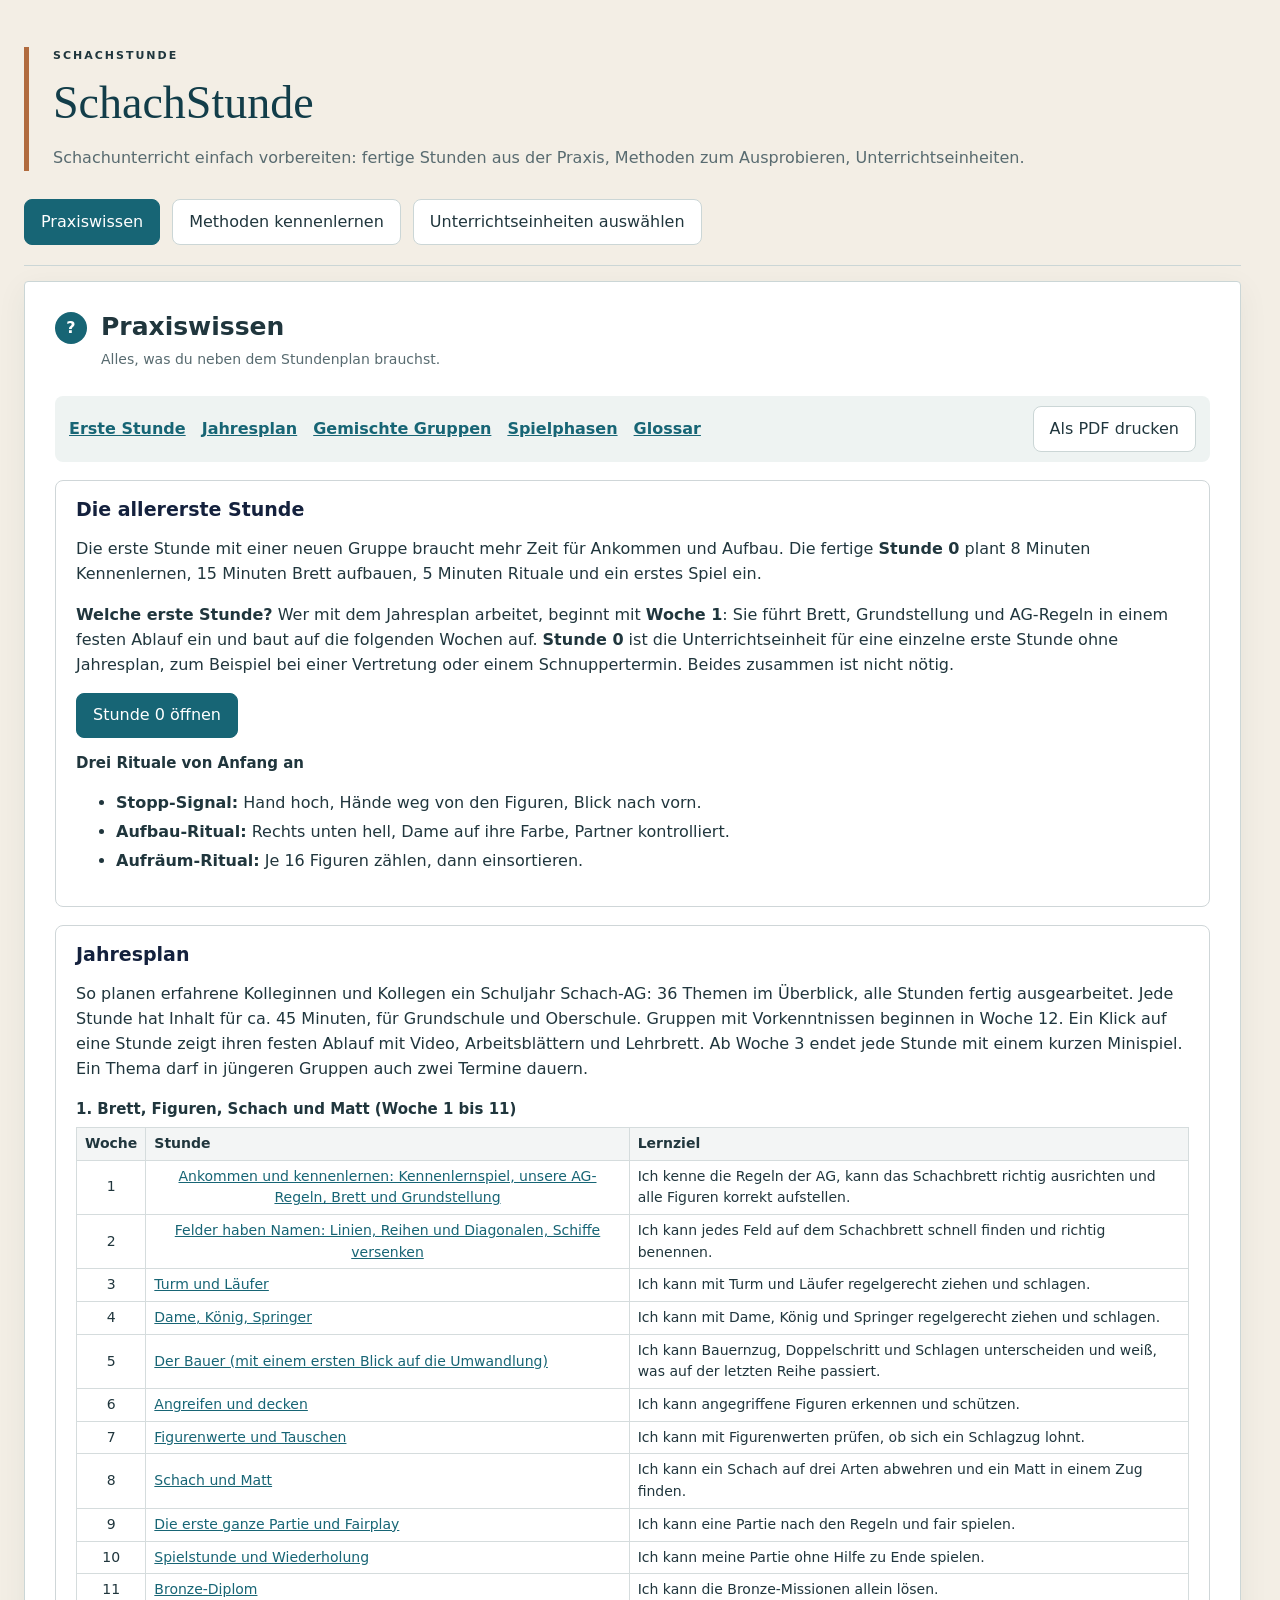
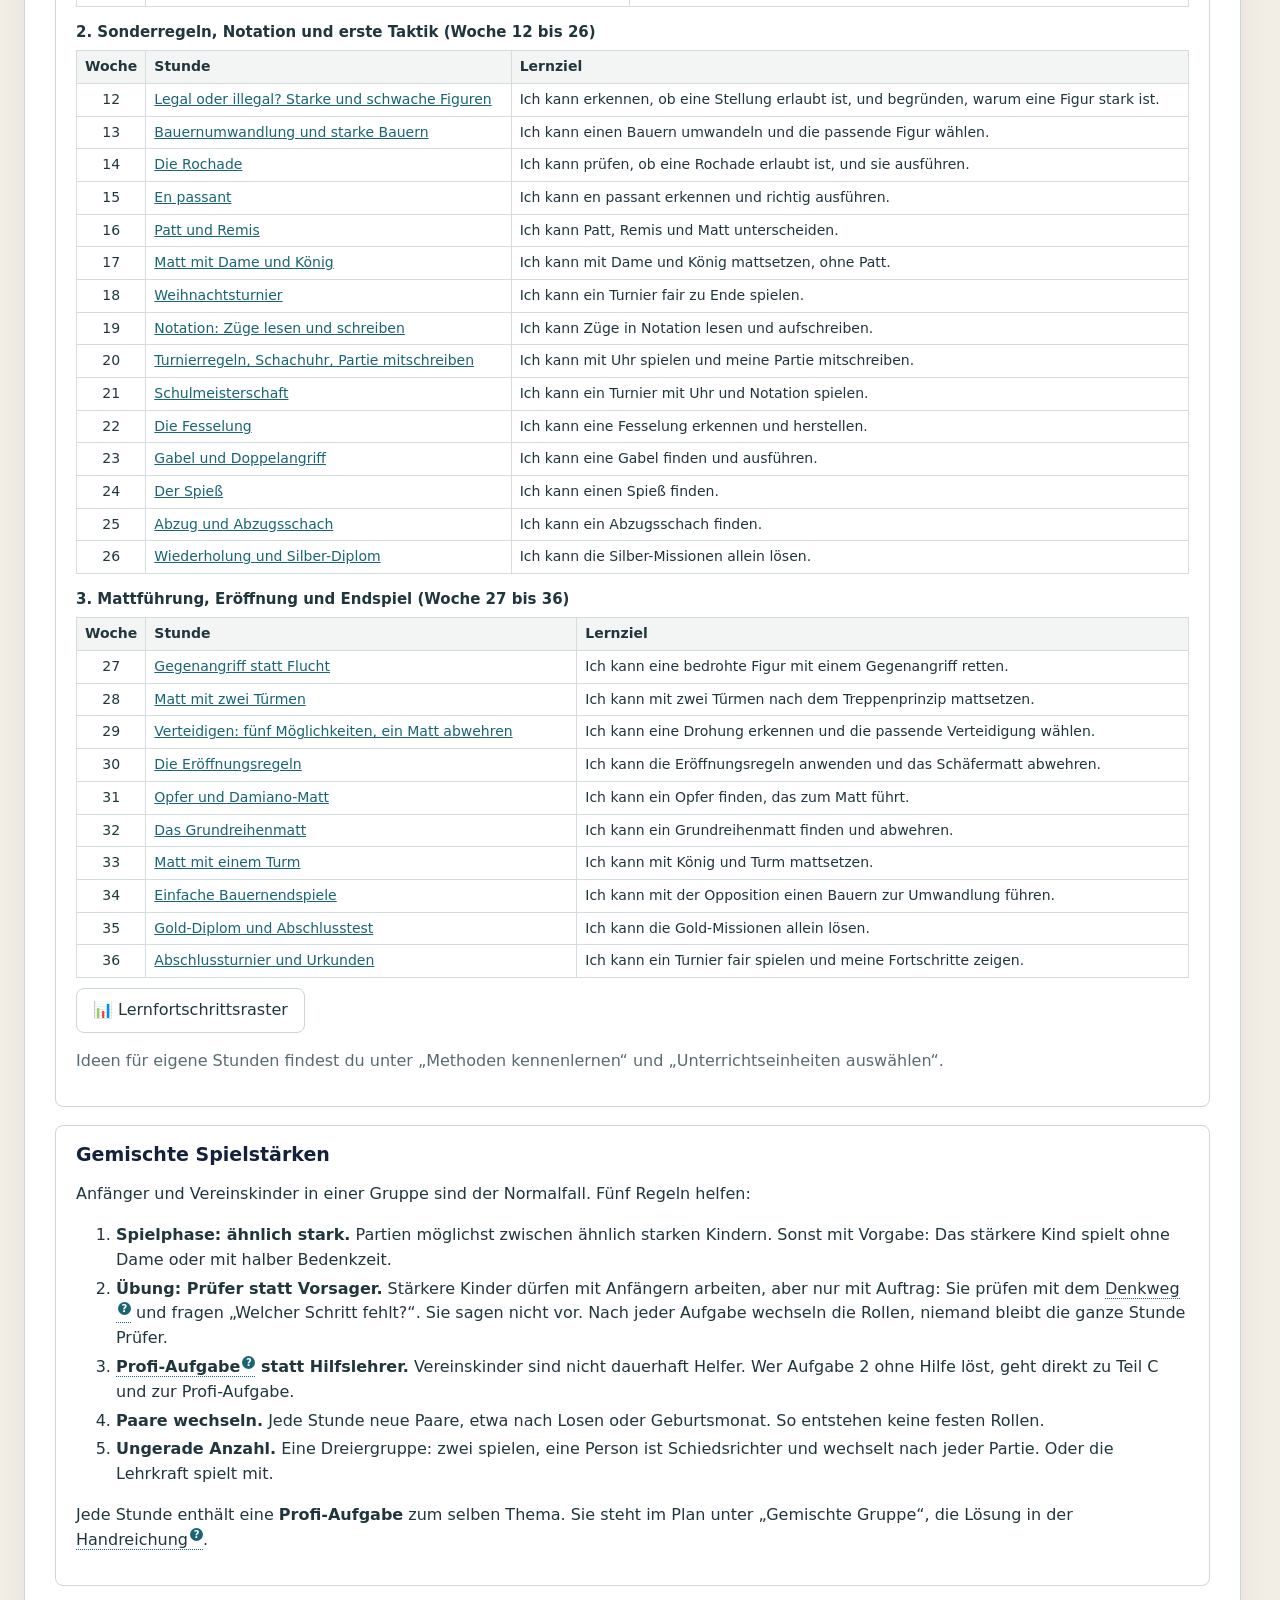
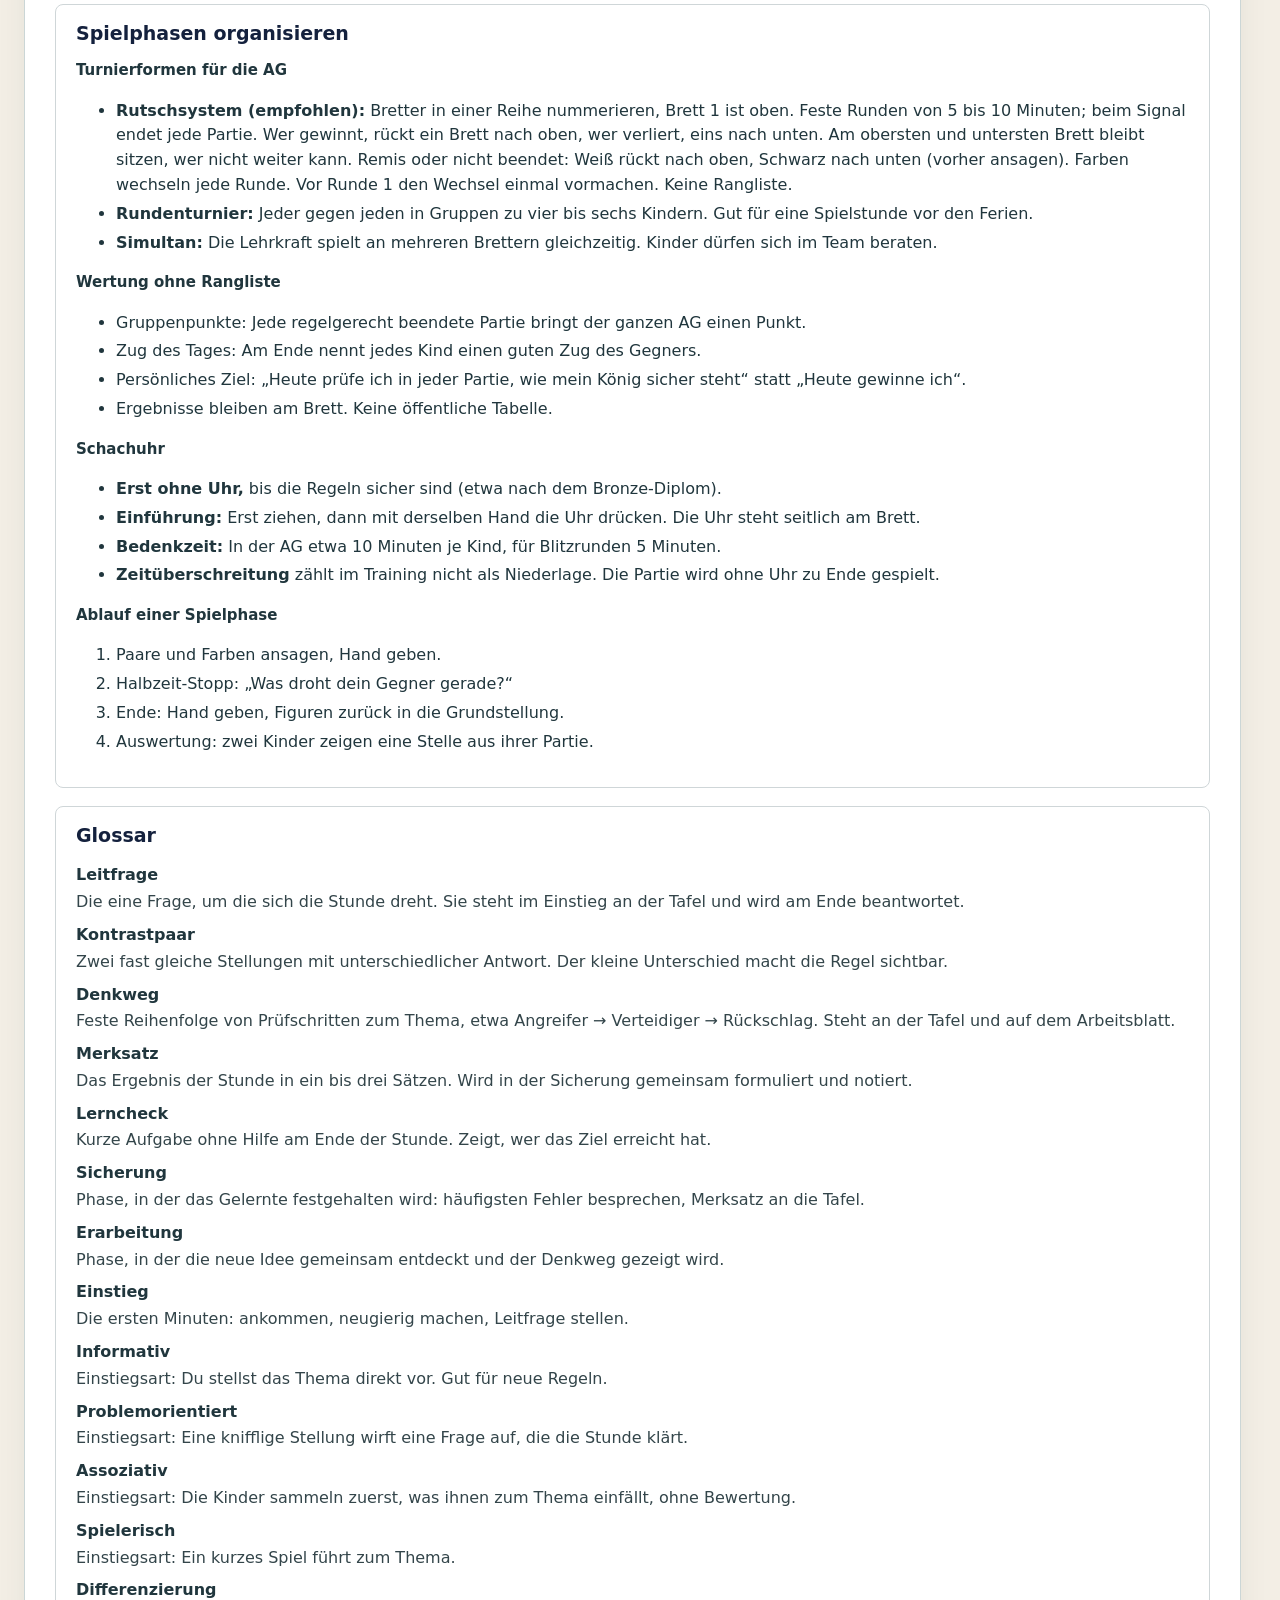
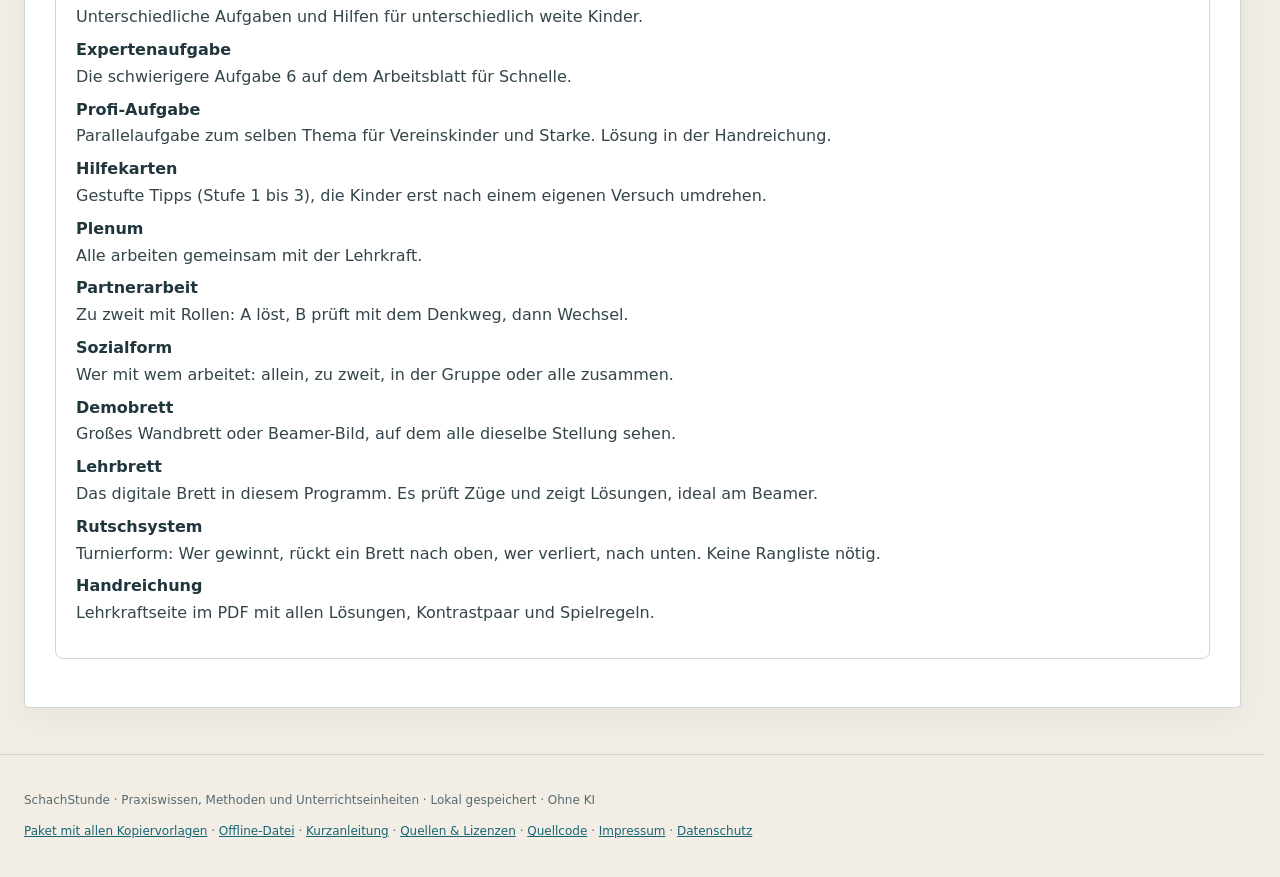
<file: index.html>
<!doctype html><html lang="de"><head><meta charset="utf-8"><meta name="viewport" content="width=device-width,initial-scale=1"><title>SchachStunde · Schachunterricht vorbereiten</title><meta name="description" content="Jahresplan, Methoden und fertige Unterrichtseinheiten für den Schachunterricht, mit Arbeitsblättern zum Ausdrucken."><link rel="stylesheet" href="style.css"></head><body class="planningonly"><main><div id="app"></div><noscript>Bitte JavaScript aktivieren, um SchachStunde zu nutzen.</noscript></main><footer><p>SchachStunde · Praxiswissen, Methoden und Unterrichtseinheiten · Lokal gespeichert · Ohne KI</p><p><a href="SchachStunde.zip" download="SchachStunde.zip">Paket mit allen Kopiervorlagen</a> · <a href="SchachStunde.html" download="SchachStunde.html">Offline-Datei</a> · <a href="START.html" target="_blank" rel="noopener">Kurzanleitung</a> · <a href="#" id="credits">Quellen & Lizenzen</a> · <a href="SchachStunde-Quellcode.zip" download="SchachStunde-Quellcode.zip">Quellcode</a> · <a href="https://edmundbruns.com/impressum/" target="_blank" rel="noopener">Impressum</a> · <a href="https://edmundbruns.com/datenschutz/" target="_blank" rel="noopener">Datenschutz</a></p></footer><section id="printarea"></section><dialog id="dialog"><button id="close" class="close">Schließen ×</button><div id="detail"></div></dialog><script src="runtime-data.js"></script><script src="planner-core.js"></script><script src="curriculum.js"></script><script src="lesson-units.js"></script><script src="next-topics.js"></script><script src="topics-jahresplan.js"></script><script src="quality.js"></script><script src="labyrinth.js"></script><script src="method-catalog.js"></script><script src="teaching-support.js"></script><script src="praxis.js"></script><script src="diplom-lessons.js"></script><script src="jahresplan-data.js"></script><script src="raster.js"></script><script src="jahresplan.js"></script><script src="teacher-board.js"></script><script src="method-cards.js"></script><script src="method-materials.js"></script><script src="method-print.js"></script><script src="planner-ui.js"></script><script type="module" src="app.js"></script></body></html>
</file>
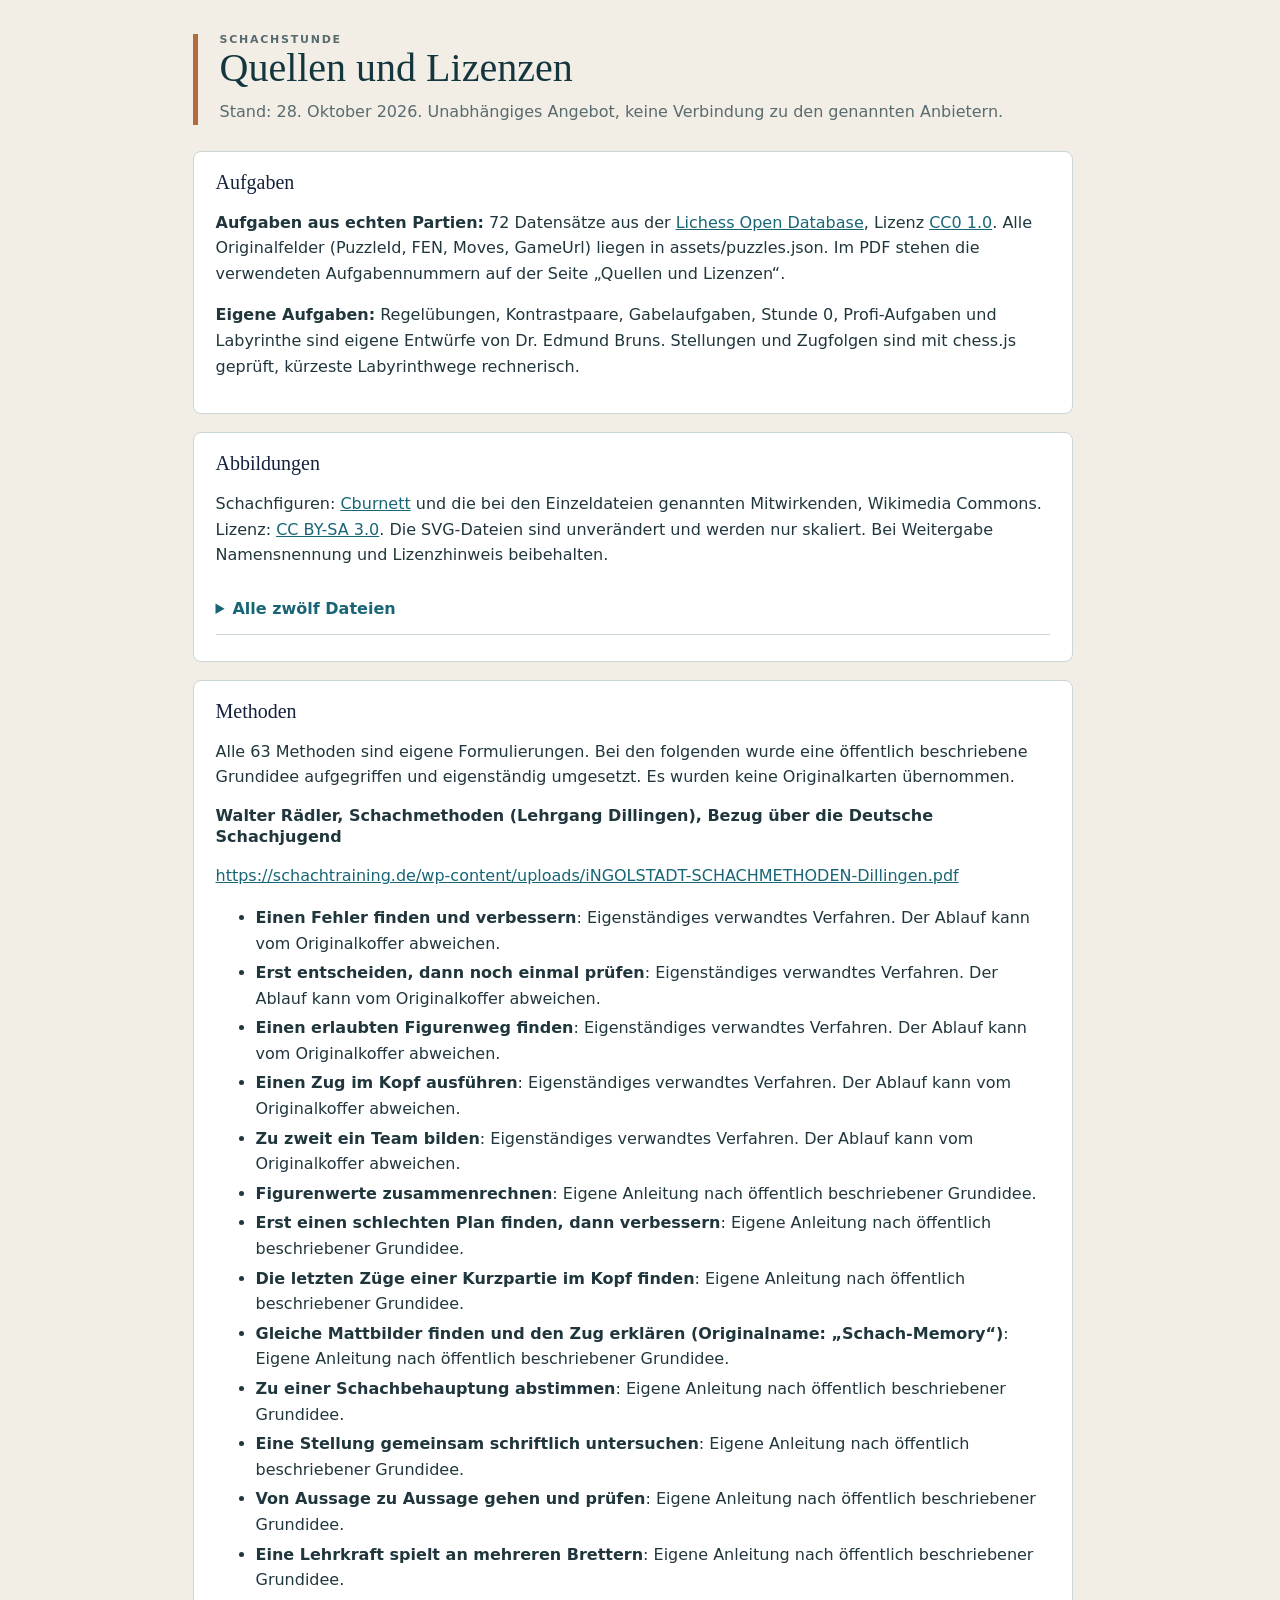
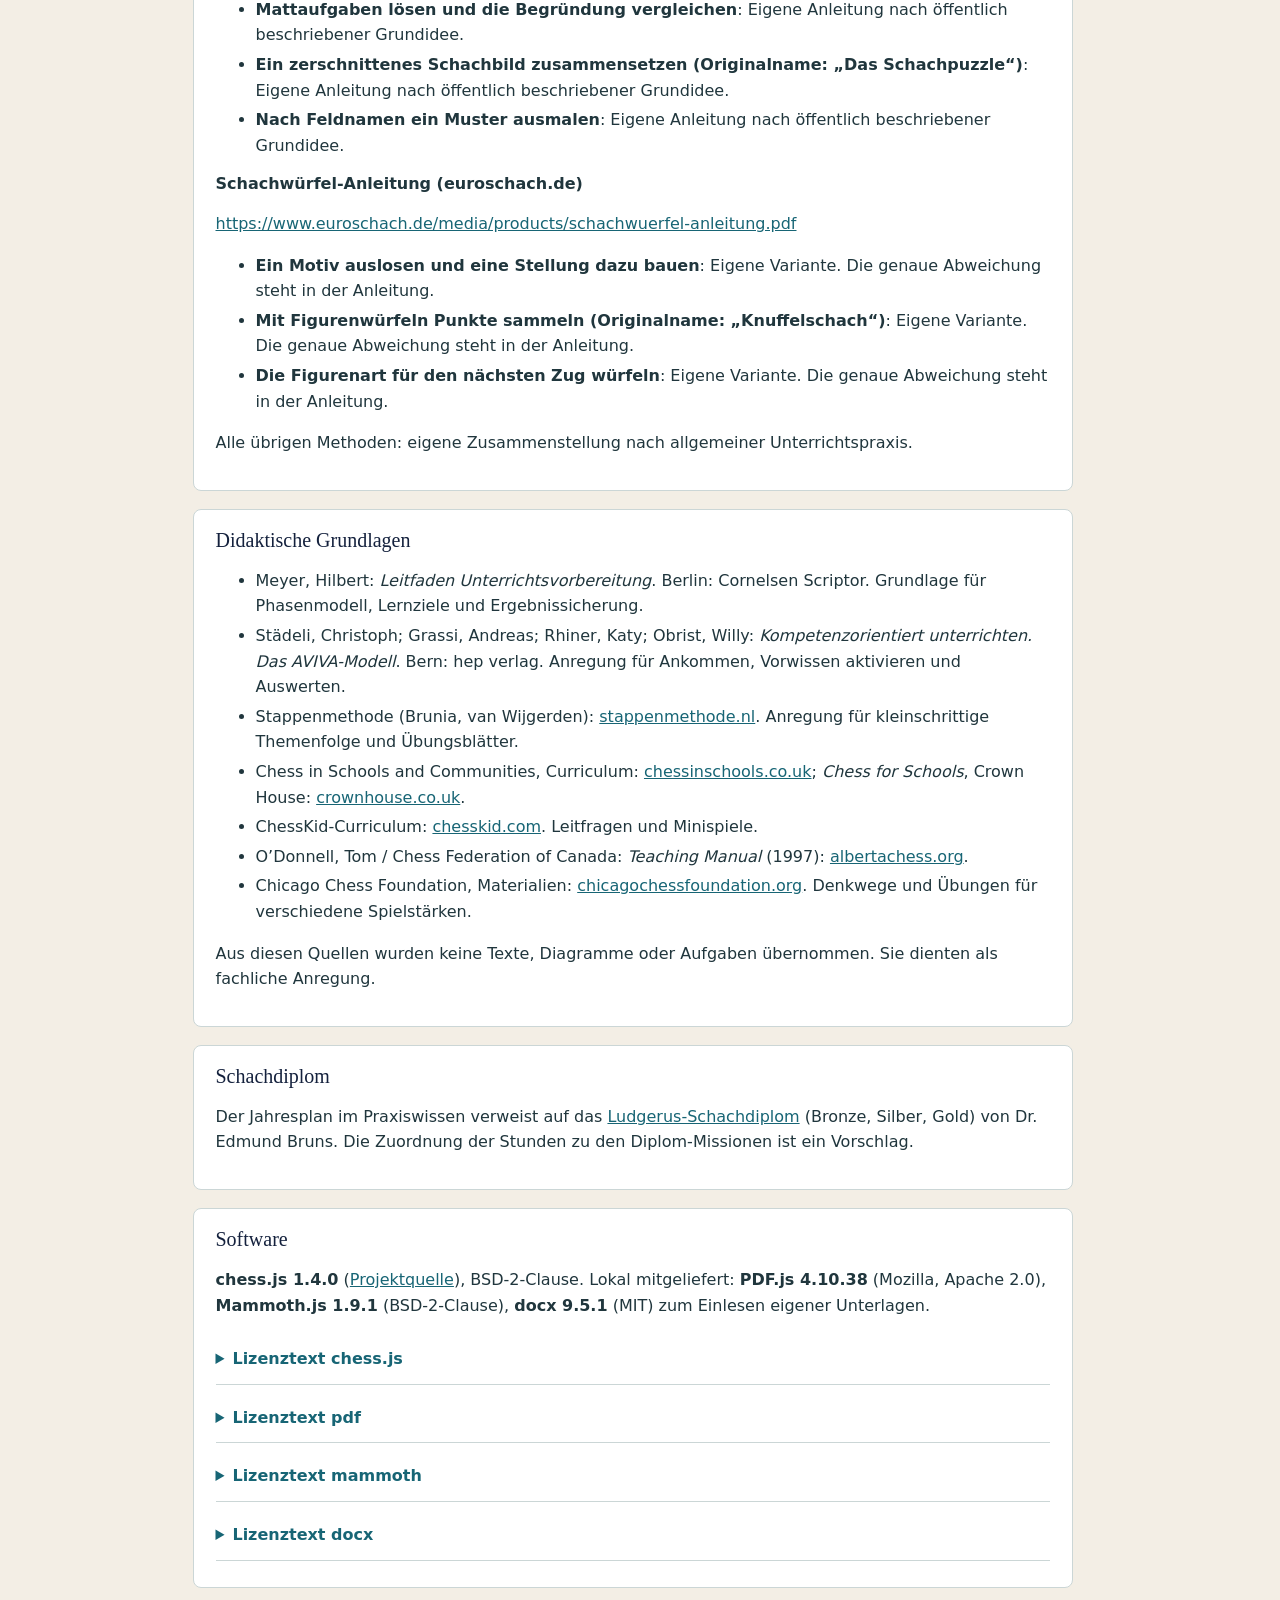
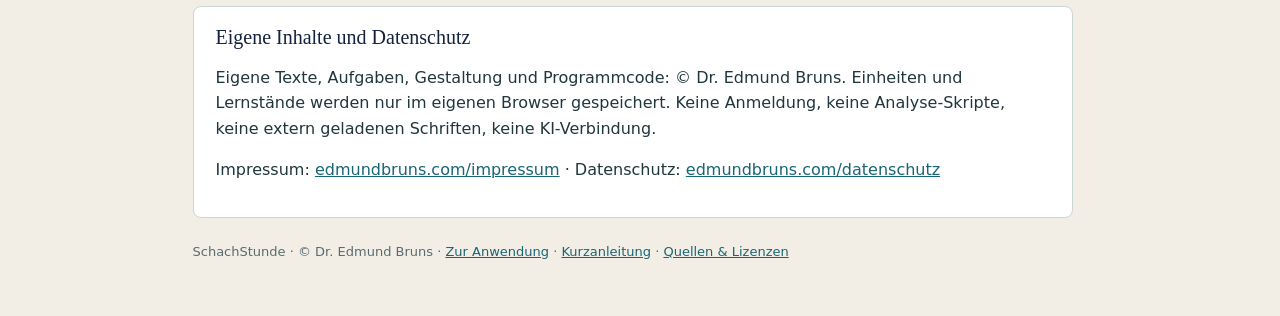
<file: LICENSES.html>
<!doctype html><html lang="de"><meta charset="utf-8"><meta name="viewport" content="width=device-width,initial-scale=1"><title>Quellen und Lizenzen · SchachStunde</title><link rel="stylesheet" href="style.css"><style>body{margin:0;background:#f3eee5;color:#20363d;font:16px/1.6 system-ui,"Segoe UI",Arial,sans-serif}</style><body class="docbody"><div class="docpage"><div class="dochead"><p class="doceyebrow">SchachStunde</p><h1>Quellen und Lizenzen</h1><p>Stand: 28. Oktober 2026. Unabhängiges Angebot, keine Verbindung zu den genannten Anbietern.</p></div><section class="docsec"><h2>Aufgaben</h2><p><b>Aufgaben aus echten Partien:</b> 72 Datensätze aus der <a href="https://database.lichess.org/#puzzles">Lichess Open Database</a>, Lizenz <a href="https://creativecommons.org/publicdomain/zero/1.0/">CC0 1.0</a>. Alle Originalfelder (PuzzleId, FEN, Moves, GameUrl) liegen in assets/puzzles.json. Im PDF stehen die verwendeten Aufgabennummern auf der Seite „Quellen und Lizenzen“.</p><p><b>Eigene Aufgaben:</b> Regelübungen, Kontrastpaare, Gabelaufgaben, Stunde 0, Profi-Aufgaben und Labyrinthe sind eigene Entwürfe von Dr. Edmund Bruns. Stellungen und Zugfolgen sind mit chess.js geprüft, kürzeste Labyrinthwege rechnerisch.</p></section><section class="docsec"><h2>Abbildungen</h2><p>Schachfiguren: <a href="https://commons.wikimedia.org/wiki/User:Cburnett">Cburnett</a> und die bei den Einzeldateien genannten Mitwirkenden, Wikimedia Commons. Lizenz: <a href="https://creativecommons.org/licenses/by-sa/3.0/">CC BY-SA 3.0</a>. Die SVG-Dateien sind unverändert und werden nur skaliert. Bei Weitergabe Namensnennung und Lizenzhinweis beibehalten.</p><details><summary>Alle zwölf Dateien</summary><ul><li><a href="https://commons.wikimedia.org/wiki/File:Chess_plt45.svg">Chess_plt45.svg</a></li><li><a href="https://commons.wikimedia.org/wiki/File:Chess_pdt45.svg">Chess_pdt45.svg</a></li><li><a href="https://commons.wikimedia.org/wiki/File:Chess_rlt45.svg">Chess_rlt45.svg</a></li><li><a href="https://commons.wikimedia.org/wiki/File:Chess_rdt45.svg">Chess_rdt45.svg</a></li><li><a href="https://commons.wikimedia.org/wiki/File:Chess_nlt45.svg">Chess_nlt45.svg</a></li><li><a href="https://commons.wikimedia.org/wiki/File:Chess_ndt45.svg">Chess_ndt45.svg</a></li><li><a href="https://commons.wikimedia.org/wiki/File:Chess_blt45.svg">Chess_blt45.svg</a></li><li><a href="https://commons.wikimedia.org/wiki/File:Chess_bdt45.svg">Chess_bdt45.svg</a></li><li><a href="https://commons.wikimedia.org/wiki/File:Chess_qlt45.svg">Chess_qlt45.svg</a></li><li><a href="https://commons.wikimedia.org/wiki/File:Chess_qdt45.svg">Chess_qdt45.svg</a></li><li><a href="https://commons.wikimedia.org/wiki/File:Chess_klt45.svg">Chess_klt45.svg</a></li><li><a href="https://commons.wikimedia.org/wiki/File:Chess_kdt45.svg">Chess_kdt45.svg</a></li></ul></details></section><section class="docsec"><h2>Methoden</h2><p>Alle 63 Methoden sind eigene Formulierungen. Bei den folgenden wurde eine öffentlich beschriebene Grundidee aufgegriffen und eigenständig umgesetzt. Es wurden keine Originalkarten übernommen.</p><h3>Walter Rädler, Schachmethoden (Lehrgang Dillingen), Bezug über die Deutsche Schachjugend</h3><p><a href="https://schachtraining.de/wp-content/uploads/iNGOLSTADT-SCHACHMETHODEN-Dillingen.pdf">https://schachtraining.de/wp-content/uploads/iNGOLSTADT-SCHACHMETHODEN-Dillingen.pdf</a></p><ul><li><b>Einen Fehler finden und verbessern</b>: Eigenständiges verwandtes Verfahren. Der Ablauf kann vom Originalkoffer abweichen.</li><li><b>Erst entscheiden, dann noch einmal prüfen</b>: Eigenständiges verwandtes Verfahren. Der Ablauf kann vom Originalkoffer abweichen.</li><li><b>Einen erlaubten Figurenweg finden</b>: Eigenständiges verwandtes Verfahren. Der Ablauf kann vom Originalkoffer abweichen.</li><li><b>Einen Zug im Kopf ausführen</b>: Eigenständiges verwandtes Verfahren. Der Ablauf kann vom Originalkoffer abweichen.</li><li><b>Zu zweit ein Team bilden</b>: Eigenständiges verwandtes Verfahren. Der Ablauf kann vom Originalkoffer abweichen.</li><li><b>Figurenwerte zusammenrechnen</b>: Eigene Anleitung nach öffentlich beschriebener Grundidee.</li><li><b>Erst einen schlechten Plan finden, dann verbessern</b>: Eigene Anleitung nach öffentlich beschriebener Grundidee.</li><li><b>Die letzten Züge einer Kurzpartie im Kopf finden</b>: Eigene Anleitung nach öffentlich beschriebener Grundidee.</li><li><b>Gleiche Mattbilder finden und den Zug erklären (Originalname: „Schach-Memory“)</b>: Eigene Anleitung nach öffentlich beschriebener Grundidee.</li><li><b>Zu einer Schachbehauptung abstimmen</b>: Eigene Anleitung nach öffentlich beschriebener Grundidee.</li><li><b>Eine Stellung gemeinsam schriftlich untersuchen</b>: Eigene Anleitung nach öffentlich beschriebener Grundidee.</li><li><b>Von Aussage zu Aussage gehen und prüfen</b>: Eigene Anleitung nach öffentlich beschriebener Grundidee.</li><li><b>Eine Lehrkraft spielt an mehreren Brettern</b>: Eigene Anleitung nach öffentlich beschriebener Grundidee.</li><li><b>Mattaufgaben lösen und die Begründung vergleichen</b>: Eigene Anleitung nach öffentlich beschriebener Grundidee.</li><li><b>Ein zerschnittenes Schachbild zusammensetzen (Originalname: „Das Schachpuzzle“)</b>: Eigene Anleitung nach öffentlich beschriebener Grundidee.</li><li><b>Nach Feldnamen ein Muster ausmalen</b>: Eigene Anleitung nach öffentlich beschriebener Grundidee.</li></ul><h3>Schachwürfel-Anleitung (euroschach.de)</h3><p><a href="https://www.euroschach.de/media/products/schachwuerfel-anleitung.pdf">https://www.euroschach.de/media/products/schachwuerfel-anleitung.pdf</a></p><ul><li><b>Ein Motiv auslosen und eine Stellung dazu bauen</b>: Eigene Variante. Die genaue Abweichung steht in der Anleitung.</li><li><b>Mit Figurenwürfeln Punkte sammeln (Originalname: „Knuffelschach“)</b>: Eigene Variante. Die genaue Abweichung steht in der Anleitung.</li><li><b>Die Figurenart für den nächsten Zug würfeln</b>: Eigene Variante. Die genaue Abweichung steht in der Anleitung.</li></ul><p>Alle übrigen Methoden: eigene Zusammenstellung nach allgemeiner Unterrichtspraxis.</p></section><section class="docsec"><h2>Didaktische Grundlagen</h2><ul><li>Meyer, Hilbert: <i>Leitfaden Unterrichtsvorbereitung</i>. Berlin: Cornelsen Scriptor. Grundlage für Phasenmodell, Lernziele und Ergebnissicherung.</li><li>Städeli, Christoph; Grassi, Andreas; Rhiner, Katy; Obrist, Willy: <i>Kompetenzorientiert unterrichten. Das AVIVA-Modell</i>. Bern: hep verlag. Anregung für Ankommen, Vorwissen aktivieren und Auswerten.</li><li>Stappenmethode (Brunia, van Wijgerden): <a href="https://www.stappenmethode.nl/en/material/step1">stappenmethode.nl</a>. Anregung für kleinschrittige Themenfolge und Übungsblätter.</li><li>Chess in Schools and Communities, Curriculum: <a href="https://www.chessinschools.co.uk/csc-curriculum">chessinschools.co.uk</a>; <i>Chess for Schools</i>, Crown House: <a href="https://www.crownhouse.co.uk/chess-for-schools">crownhouse.co.uk</a>.</li><li>ChessKid-Curriculum: <a href="https://www.chesskid.com/learn/articles/chesskidcoms-curriculum">chesskid.com</a>. Leitfragen und Minispiele.</li><li>O’Donnell, Tom / Chess Federation of Canada: <i>Teaching Manual</i> (1997): <a href="https://www.albertachess.org/Teaching%20Manual.pdf">albertachess.org</a>.</li><li>Chicago Chess Foundation, Materialien: <a href="https://chicagochessfoundation.org/resources">chicagochessfoundation.org</a>. Denkwege und Übungen für verschiedene Spielstärken.</li></ul><p>Aus diesen Quellen wurden keine Texte, Diagramme oder Aufgaben übernommen. Sie dienten als fachliche Anregung.</p></section><section class="docsec"><h2>Schachdiplom</h2><p>Der Jahresplan im Praxiswissen verweist auf das <a href="https://ludgerus-schachdiplom.netlify.app/">Ludgerus-Schachdiplom</a> (Bronze, Silber, Gold) von Dr. Edmund Bruns. Die Zuordnung der Stunden zu den Diplom-Missionen ist ein Vorschlag.</p></section><section class="docsec"><h2>Software</h2><p><b>chess.js 1.4.0</b> (<a href="https://github.com/jhlywa/chess.js">Projektquelle</a>), BSD-2-Clause. Lokal mitgeliefert: <b>PDF.js 4.10.38</b> (Mozilla, Apache 2.0), <b>Mammoth.js 1.9.1</b> (BSD-2-Clause), <b>docx 9.5.1</b> (MIT) zum Einlesen eigener Unterlagen.</p><details><summary>Lizenztext chess.js</summary><pre>Copyright (c) 2025, Jeff Hlywa (jhlywa@gmail.com)
All rights reserved.

Redistribution and use in source and binary forms, with or without
modification, are permitted provided that the following conditions are met:

1. Redistributions of source code must retain the above copyright notice,
   this list of conditions and the following disclaimer.
2. Redistributions in binary form must reproduce the above copyright notice,
   this list of conditions and the following disclaimer in the documentation
   and/or other materials provided with the distribution.

THIS SOFTWARE IS PROVIDED BY THE COPYRIGHT HOLDERS AND CONTRIBUTORS &quot;AS IS&quot;
AND ANY EXPRESS OR IMPLIED WARRANTIES, INCLUDING, BUT NOT LIMITED TO, THE
IMPLIED WARRANTIES OF MERCHANTABILITY AND FITNESS FOR A PARTICULAR PURPOSE
ARE DISCLAIMED. IN NO EVENT SHALL THE COPYRIGHT OWNER OR CONTRIBUTORS BE
LIABLE FOR ANY DIRECT, INDIRECT, INCIDENTAL, SPECIAL, EXEMPLARY, OR
CONSEQUENTIAL DAMAGES (INCLUDING, BUT NOT LIMITED TO, PROCUREMENT OF
SUBSTITUTE GOODS OR SERVICES; LOSS OF USE, DATA, OR PROFITS; OR BUSINESS
INTERRUPTION) HOWEVER CAUSED AND ON ANY THEORY OF LIABILITY, WHETHER IN
CONTRACT, STRICT LIABILITY, OR TORT (INCLUDING NEGLIGENCE OR OTHERWISE)
ARISING IN ANY WAY OUT OF THE USE OF THIS SOFTWARE, EVEN IF ADVISED OF THE
POSSIBILITY OF SUCH DAMAGE.
</pre></details><details><summary>Lizenztext pdf</summary><pre>
                                 Apache License
                           Version 2.0, January 2004
                        http://www.apache.org/licenses/

   TERMS AND CONDITIONS FOR USE, REPRODUCTION, AND DISTRIBUTION

   1. Definitions.

      &quot;License&quot; shall mean the terms and conditions for use, reproduction,
      and distribution as defined by Sections 1 through 9 of this document.

      &quot;Licensor&quot; shall mean the copyright owner or entity authorized by
      the copyright owner that is granting the License.

      &quot;Legal Entity&quot; shall mean the union of the acting entity and all
      other entities that control, are controlled by, or are under common
      control with that entity. For the purposes of this definition,
      &quot;control&quot; means (i) the power, direct or indirect, to cause the
      direction or management of such entity, whether by contract or
      otherwise, or (ii) ownership of fifty percent (50%) or more of the
      outstanding shares, or (iii) beneficial ownership of such entity.

      &quot;You&quot; (or &quot;Your&quot;) shall mean an individual or Legal Entity
      exercising permissions granted by this License.

      &quot;Source&quot; form shall mean the preferred form for making modifications,
      including but not limited to software source code, documentation
      source, and configuration files.

      &quot;Object&quot; form shall mean any form resulting from mechanical
      transformation or translation of a Source form, including but
      not limited to compiled object code, generated documentation,
      and conversions to other media types.

      &quot;Work&quot; shall mean the work of authorship, whether in Source or
      Object form, made available under the License, as indicated by a
      copyright notice that is included in or attached to the work
      (an example is provided in the Appendix below).

      &quot;Derivative Works&quot; shall mean any work, whether in Source or Object
      form, that is based on (or derived from) the Work and for which the
      editorial revisions, annotations, elaborations, or other modifications
      represent, as a whole, an original work of authorship. For the purposes
      of this License, Derivative Works shall not include works that remain
      separable from, or merely link (or bind by name) to the interfaces of,
      the Work and Derivative Works thereof.

      &quot;Contribution&quot; shall mean any work of authorship, including
      the original version of the Work and any modifications or additions
      to that Work or Derivative Works thereof, that is intentionally
      submitted to Licensor for inclusion in the Work by the copyright owner
      or by an individual or Legal Entity authorized to submit on behalf of
      the copyright owner. For the purposes of this definition, &quot;submitted&quot;
      means any form of electronic, verbal, or written communication sent
      to the Licensor or its representatives, including but not limited to
      communication on electronic mailing lists, source code control systems,
      and issue tracking systems that are managed by, or on behalf of, the
      Licensor for the purpose of discussing and improving the Work, but
      excluding communication that is conspicuously marked or otherwise
      designated in writing by the copyright owner as &quot;Not a Contribution.&quot;

      &quot;Contributor&quot; shall mean Licensor and any individual or Legal Entity
      on behalf of whom a Contribution has been received by Licensor and
      subsequently incorporated within the Work.

   2. Grant of Copyright License. Subject to the terms and conditions of
      this License, each Contributor hereby grants to You a perpetual,
      worldwide, non-exclusive, no-charge, royalty-free, irrevocable
      copyright license to reproduce, prepare Derivative Works of,
      publicly display, publicly perform, sublicense, and distribute the
      Work and such Derivative Works in Source or Object form.

   3. Grant of Patent License. Subject to the terms and conditions of
      this License, each Contributor hereby grants to You a perpetual,
      worldwide, non-exclusive, no-charge, royalty-free, irrevocable
      (except as stated in this section) patent license to make, have made,
      use, offer to sell, sell, import, and otherwise transfer the Work,
      where such license applies only to those patent claims licensable
      by such Contributor that are necessarily infringed by their
      Contribution(s) alone or by combination of their Contribution(s)
      with the Work to which such Contribution(s) was submitted. If You
      institute patent litigation against any entity (including a
      cross-claim or counterclaim in a lawsuit) alleging that the Work
      or a Contribution incorporated within the Work constitutes direct
      or contributory patent infringement, then any patent licenses
      granted to You under this License for that Work shall terminate
      as of the date such litigation is filed.

   4. Redistribution. You may reproduce and distribute copies of the
      Work or Derivative Works thereof in any medium, with or without
      modifications, and in Source or Object form, provided that You
      meet the following conditions:

      (a) You must give any other recipients of the Work or
          Derivative Works a copy of this License; and

      (b) You must cause any modified files to carry prominent notices
          stating that You changed the files; and

      (c) You must retain, in the Source form of any Derivative Works
          that You distribute, all copyright, patent, trademark, and
          attribution notices from the Source form of the Work,
          excluding those notices that do not pertain to any part of
          the Derivative Works; and

      (d) If the Work includes a &quot;NOTICE&quot; text file as part of its
          distribution, then any Derivative Works that You distribute must
          include a readable copy of the attribution notices contained
          within such NOTICE file, excluding those notices that do not
          pertain to any part of the Derivative Works, in at least one
          of the following places: within a NOTICE text file distributed
          as part of the Derivative Works; within the Source form or
          documentation, if provided along with the Derivative Works; or,
          within a display generated by the Derivative Works, if and
          wherever such third-party notices normally appear. The contents
          of the NOTICE file are for informational purposes only and
          do not modify the License. You may add Your own attribution
          notices within Derivative Works that You distribute, alongside
          or as an addendum to the NOTICE text from the Work, provided
          that such additional attribution notices cannot be construed
          as modifying the License.

      You may add Your own copyright statement to Your modifications and
      may provide additional or different license terms and conditions
      for use, reproduction, or distribution of Your modifications, or
      for any such Derivative Works as a whole, provided Your use,
      reproduction, and distribution of the Work otherwise complies with
      the conditions stated in this License.

   5. Submission of Contributions. Unless You explicitly state otherwise,
      any Contribution intentionally submitted for inclusion in the Work
      by You to the Licensor shall be under the terms and conditions of
      this License, without any additional terms or conditions.
      Notwithstanding the above, nothing herein shall supersede or modify
      the terms of any separate license agreement you may have executed
      with Licensor regarding such Contributions.

   6. Trademarks. This License does not grant permission to use the trade
      names, trademarks, service marks, or product names of the Licensor,
      except as required for reasonable and customary use in describing the
      origin of the Work and reproducing the content of the NOTICE file.

   7. Disclaimer of Warranty. Unless required by applicable law or
      agreed to in writing, Licensor provides the Work (and each
      Contributor provides its Contributions) on an &quot;AS IS&quot; BASIS,
      WITHOUT WARRANTIES OR CONDITIONS OF ANY KIND, either express or
      implied, including, without limitation, any warranties or conditions
      of TITLE, NON-INFRINGEMENT, MERCHANTABILITY, or FITNESS FOR A
      PARTICULAR PURPOSE. You are solely responsible for determining the
      appropriateness of using or redistributing the Work and assume any
      risks associated with Your exercise of permissions under this License.

   8. Limitation of Liability. In no event and under no legal theory,
      whether in tort (including negligence), contract, or otherwise,
      unless required by applicable law (such as deliberate and grossly
      negligent acts) or agreed to in writing, shall any Contributor be
      liable to You for damages, including any direct, indirect, special,
      incidental, or consequential damages of any character arising as a
      result of this License or out of the use or inability to use the
      Work (including but not limited to damages for loss of goodwill,
      work stoppage, computer failure or malfunction, or any and all
      other commercial damages or losses), even if such Contributor
      has been advised of the possibility of such damages.

   9. Accepting Warranty or Additional Liability. While redistributing
      the Work or Derivative Works thereof, You may choose to offer,
      and charge a fee for, acceptance of support, warranty, indemnity,
      or other liability obligations and/or rights consistent with this
      License. However, in accepting such obligations, You may act only
      on Your own behalf and on Your sole responsibility, not on behalf
      of any other Contributor, and only if You agree to indemnify,
      defend, and hold each Contributor harmless for any liability
      incurred by, or claims asserted against, such Contributor by reason
      of your accepting any such warranty or additional liability.

   END OF TERMS AND CONDITIONS
</pre></details><details><summary>Lizenztext mammoth</summary><pre>Copyright (c) 2013, Michael Williamson
All rights reserved.

Redistribution and use in source and binary forms, with or without
modification, are permitted provided that the following conditions are met: 

1. Redistributions of source code must retain the above copyright notice, this
   list of conditions and the following disclaimer. 
2. Redistributions in binary form must reproduce the above copyright notice,
   this list of conditions and the following disclaimer in the documentation
   and/or other materials provided with the distribution. 

THIS SOFTWARE IS PROVIDED BY THE COPYRIGHT HOLDERS AND CONTRIBUTORS &quot;AS IS&quot; AND
ANY EXPRESS OR IMPLIED WARRANTIES, INCLUDING, BUT NOT LIMITED TO, THE IMPLIED
WARRANTIES OF MERCHANTABILITY AND FITNESS FOR A PARTICULAR PURPOSE ARE
DISCLAIMED. IN NO EVENT SHALL THE COPYRIGHT OWNER OR CONTRIBUTORS BE LIABLE FOR
ANY DIRECT, INDIRECT, INCIDENTAL, SPECIAL, EXEMPLARY, OR CONSEQUENTIAL DAMAGES
(INCLUDING, BUT NOT LIMITED TO, PROCUREMENT OF SUBSTITUTE GOODS OR SERVICES;
LOSS OF USE, DATA, OR PROFITS; OR BUSINESS INTERRUPTION) HOWEVER CAUSED AND
ON ANY THEORY OF LIABILITY, WHETHER IN CONTRACT, STRICT LIABILITY, OR TORT
(INCLUDING NEGLIGENCE OR OTHERWISE) ARISING IN ANY WAY OUT OF THE USE OF THIS
SOFTWARE, EVEN IF ADVISED OF THE POSSIBILITY OF SUCH DAMAGE.
</pre></details><details><summary>Lizenztext docx</summary><pre>The MIT License (MIT)

Copyright (c) 2016 Dolan

Permission is hereby granted, free of charge, to any person obtaining a copy
of this software and associated documentation files (the &quot;Software&quot;), to deal
in the Software without restriction, including without limitation the rights
to use, copy, modify, merge, publish, distribute, sublicense, and/or sell
copies of the Software, and to permit persons to whom the Software is
furnished to do so, subject to the following conditions:

The above copyright notice and this permission notice shall be included in all
copies or substantial portions of the Software.

THE SOFTWARE IS PROVIDED &quot;AS IS&quot;, WITHOUT WARRANTY OF ANY KIND, EXPRESS OR
IMPLIED, INCLUDING BUT NOT LIMITED TO THE WARRANTIES OF MERCHANTABILITY,
FITNESS FOR A PARTICULAR PURPOSE AND NONINFRINGEMENT. IN NO EVENT SHALL THE
AUTHORS OR COPYRIGHT HOLDERS BE LIABLE FOR ANY CLAIM, DAMAGES OR OTHER
LIABILITY, WHETHER IN AN ACTION OF CONTRACT, TORT OR OTHERWISE, ARISING FROM,
OUT OF OR IN CONNECTION WITH THE SOFTWARE OR THE USE OR OTHER DEALINGS IN THE
SOFTWARE.
</pre></details></section><section class="docsec"><h2>Eigene Inhalte und Datenschutz</h2><p>Eigene Texte, Aufgaben, Gestaltung und Programmcode: © Dr. Edmund Bruns. Einheiten und Lernstände werden nur im eigenen Browser gespeichert. Keine Anmeldung, keine Analyse-Skripte, keine extern geladenen Schriften, keine KI-Verbindung.</p><p>Impressum: <a href="https://edmundbruns.com/impressum/">edmundbruns.com/impressum</a> · Datenschutz: <a href="https://edmundbruns.com/datenschutz/">edmundbruns.com/datenschutz</a></p></section><p class="docfoot">SchachStunde · © Dr. Edmund Bruns · <a href="index.html">Zur Anwendung</a> · <a href="START.html">Kurzanleitung</a> · <a href="LICENSES.html">Quellen &amp; Lizenzen</a></p></div></body></html>
</file>
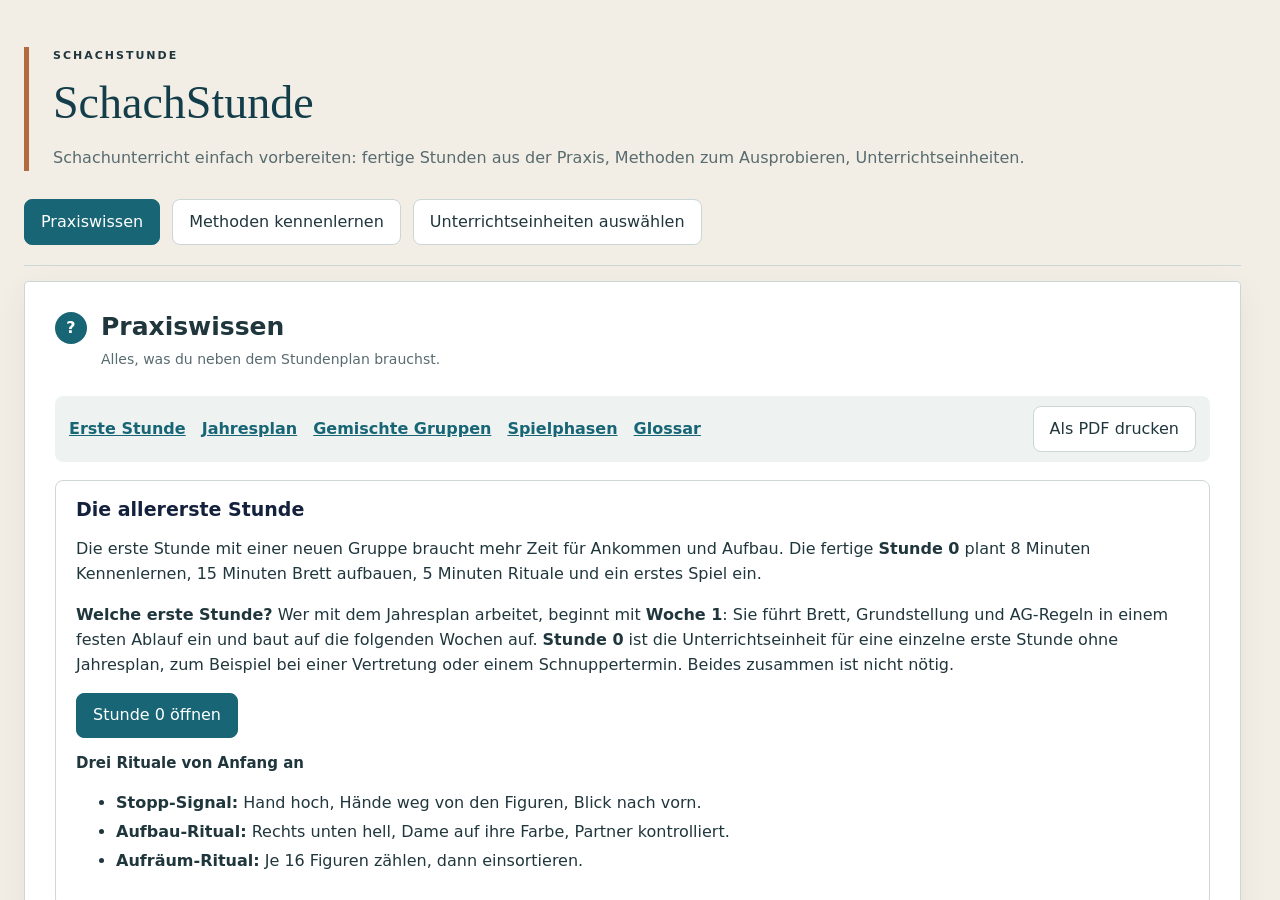
<file: Ludgerus-Schachwerkstatt.html>
<!doctype html><html lang="de"><meta charset="utf-8"><meta http-equiv="refresh" content="0; url=SchachStunde.html"><title>SchachStunde</title><p>Die Datei heißt jetzt <a href="SchachStunde.html">SchachStunde.html</a>.</p></html>
</file>
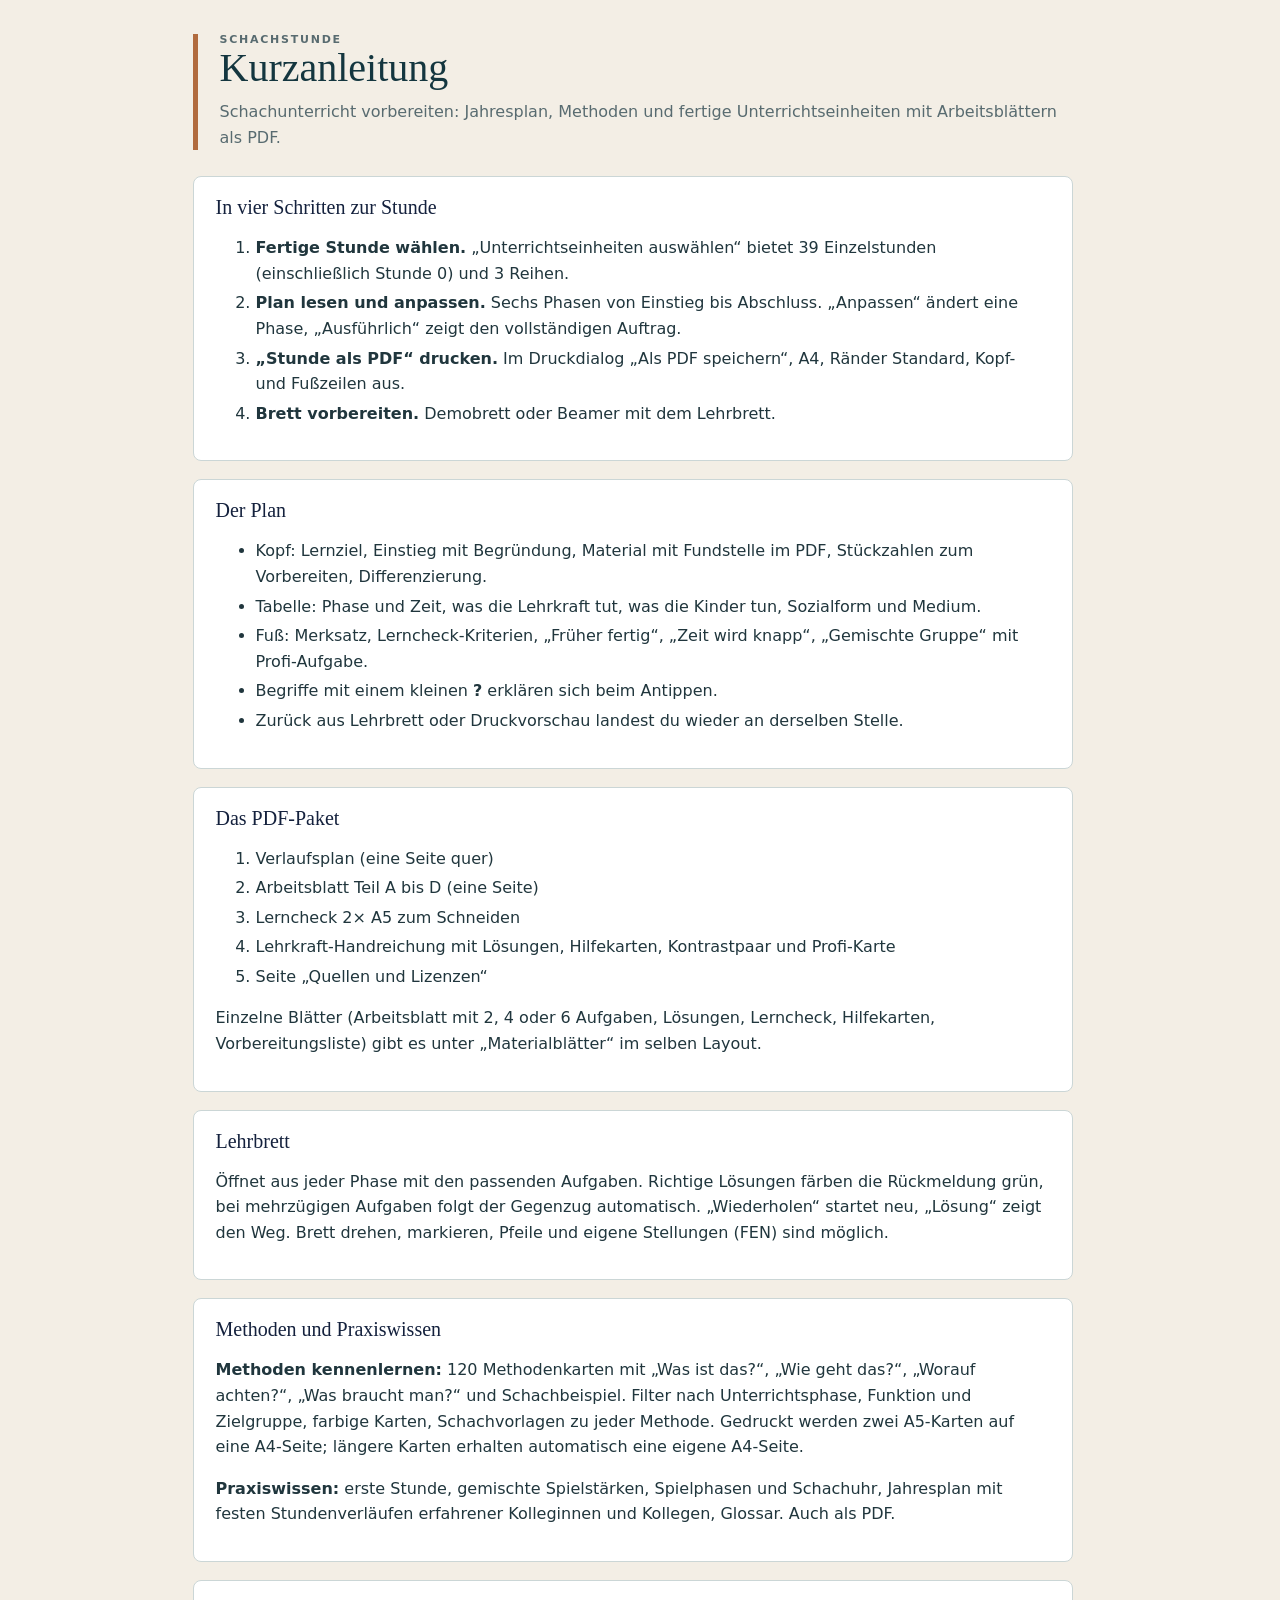
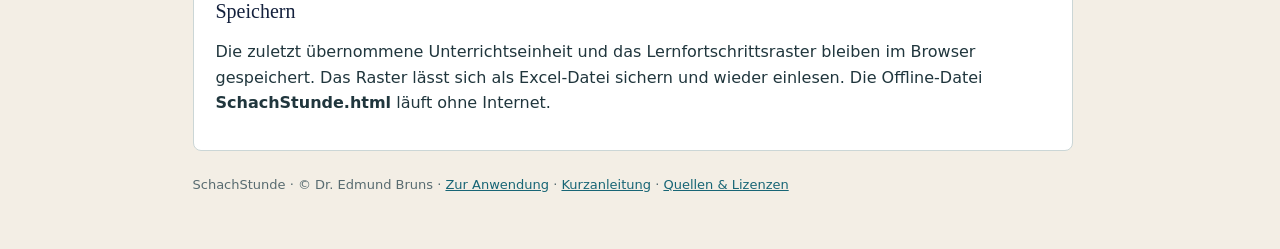
<file: START.html>
<!doctype html><html lang="de"><meta charset="utf-8"><meta name="viewport" content="width=device-width,initial-scale=1"><title>Kurzanleitung · SchachStunde</title><link rel="stylesheet" href="style.css"><style>body{margin:0;background:#f3eee5;color:#20363d;font:16px/1.6 system-ui,"Segoe UI",Arial,sans-serif}</style><body class="docbody"><div class="docpage"><div class="dochead"><p class="doceyebrow">SchachStunde</p><h1>Kurzanleitung</h1><p>Schachunterricht vorbereiten: Jahresplan, Methoden und fertige Unterrichtseinheiten mit Arbeitsblättern als PDF.</p></div><section class="docsec"><h2>In vier Schritten zur Stunde</h2><ol><li><b>Fertige Stunde wählen.</b> „Unterrichtseinheiten auswählen“ bietet 39 Einzelstunden (einschließlich Stunde 0) und 3 Reihen.</li><li><b>Plan lesen und anpassen.</b> Sechs Phasen von Einstieg bis Abschluss. „Anpassen“ ändert eine Phase, „Ausführlich“ zeigt den vollständigen Auftrag.</li><li><b>„Stunde als PDF“ drucken.</b> Im Druckdialog „Als PDF speichern“, A4, Ränder Standard, Kopf- und Fußzeilen aus.</li><li><b>Brett vorbereiten.</b> Demobrett oder Beamer mit dem Lehrbrett.</li></ol></section><section class="docsec"><h2>Der Plan</h2><ul><li>Kopf: Lernziel, Einstieg mit Begründung, Material mit Fundstelle im PDF, Stückzahlen zum Vorbereiten, Differenzierung.</li><li>Tabelle: Phase und Zeit, was die Lehrkraft tut, was die Kinder tun, Sozialform und Medium.</li><li>Fuß: Merksatz, Lerncheck-Kriterien, „Früher fertig“, „Zeit wird knapp“, „Gemischte Gruppe“ mit Profi-Aufgabe.</li><li>Begriffe mit einem kleinen <b>?</b> erklären sich beim Antippen.</li><li>Zurück aus Lehrbrett oder Druckvorschau landest du wieder an derselben Stelle.</li></ul></section><section class="docsec"><h2>Das PDF-Paket</h2><ol><li>Verlaufsplan (eine Seite quer)</li><li>Arbeitsblatt Teil A bis D (eine Seite)</li><li>Lerncheck 2× A5 zum Schneiden</li><li>Lehrkraft-Handreichung mit Lösungen, Hilfekarten, Kontrastpaar und Profi-Karte</li><li>Seite „Quellen und Lizenzen“</li></ol><p>Einzelne Blätter (Arbeitsblatt mit 2, 4 oder 6 Aufgaben, Lösungen, Lerncheck, Hilfekarten, Vorbereitungsliste) gibt es unter „Materialblätter“ im selben Layout.</p></section><section class="docsec"><h2>Lehrbrett</h2><p>Öffnet aus jeder Phase mit den passenden Aufgaben. Richtige Lösungen färben die Rückmeldung grün, bei mehrzügigen Aufgaben folgt der Gegenzug automatisch. „Wiederholen“ startet neu, „Lösung“ zeigt den Weg. Brett drehen, markieren, Pfeile und eigene Stellungen (FEN) sind möglich.</p></section><section class="docsec"><h2>Methoden und Praxiswissen</h2><p><b>Methoden kennenlernen:</b> 120 Methodenkarten mit „Was ist das?“, „Wie geht das?“, „Worauf achten?“, „Was braucht man?“ und Schachbeispiel. Filter nach Unterrichtsphase, Funktion und Zielgruppe, farbige Karten, Schachvorlagen zu jeder Methode. Gedruckt werden zwei A5-Karten auf eine A4-Seite; längere Karten erhalten automatisch eine eigene A4-Seite.</p><p><b>Praxiswissen:</b> erste Stunde, gemischte Spielstärken, Spielphasen und Schachuhr, Jahresplan mit festen Stundenverläufen erfahrener Kolleginnen und Kollegen, Glossar. Auch als PDF.</p></section><section class="docsec"><h2>Speichern</h2><p>Die zuletzt übernommene Unterrichtseinheit und das Lernfortschrittsraster bleiben im Browser gespeichert. Das Raster lässt sich als Excel-Datei sichern und wieder einlesen. Die Offline-Datei <b>SchachStunde.html</b> läuft ohne Internet.</p></section><p class="docfoot">SchachStunde · © Dr. Edmund Bruns · <a href="index.html">Zur Anwendung</a> · <a href="START.html">Kurzanleitung</a> · <a href="LICENSES.html">Quellen &amp; Lizenzen</a></p></div></body></html>
</file>
<file: style.css>
:root{--ink:#183e39;--green:#225c50;--cream:#f6f4ed;--muted:#64736d;--line:#d9dfd7;--gold:#eac27c}*{box-sizing:border-box}body{margin:0;background:var(--cream);color:var(--ink);font:16px/1.6 system-ui,sans-serif}header{max-width:1240px;margin:auto;padding:26px 32px;display:flex;justify-content:space-between;align-items:center;gap:20px;border-bottom:1px solid var(--line)}a{color:var(--green)}.brand{font-size:18px;letter-spacing:2px;font-weight:800;text-decoration:none}.brand span{display:block;font-size:10px;letter-spacing:3px}nav{display:flex;flex-wrap:wrap;gap:7px}button,select,input,textarea{font:inherit}button{cursor:pointer;background:white;color:var(--ink);border:1px solid var(--line);border-radius:8px;padding:9px 16px}button:hover{border-color:var(--green);background:#e9eee7}button:focus-visible,a:focus-visible,select:focus-visible{outline:3px solid #c88125;outline-offset:3px}button:disabled{opacity:.45;cursor:default}.primary,nav button.active{background:var(--green);color:white;border-color:var(--green)}main{max-width:1176px;margin:auto;padding:0 24px}.hero{display:grid;grid-template-columns:1.4fr 1fr;align-items:center;padding:58px 0;gap:40px}.eyebrow{font-size:11px;letter-spacing:2px;font-weight:750}h1{font-family:Georgia,serif;font-size:clamp(38px,5vw,64px);font-weight:500;line-height:1.1;margin:18px 0}h2{font-family:Georgia,serif;font-weight:500;font-size:32px;line-height:1.2}h3{line-height:1.3}.hero p:not(.eyebrow){color:var(--muted)}.heroart{background:#e4e9df;border-radius:48% 48% 16px 16px;padding:36px;display:flex;align-items:center;gap:20px;min-height:260px}.heroart img{width:48%;filter:drop-shadow(0 14px 7px #183e3920)}.heroart div{font-family:Georgia,serif;font-size:24px}.sectionhead{display:flex;justify-content:space-between;align-items:center;gap:15px}.muted,small{color:var(--muted)}.filters,.row{display:flex;gap:12px;flex-wrap:wrap;align-items:center}.filters{background:#e9ede5;border-radius:12px;padding:16px;margin:20px 0}label{font-size:13px;font-weight:650}select,input,textarea{display:block;background:white;color:var(--ink);border:1px solid var(--line);padding:9px;border-radius:6px;max-width:100%}input[type=checkbox]{display:inline}.grid{display:grid;grid-template-columns:repeat(3,1fr);gap:18px}.card{background:#fff;border:1px solid var(--line);border-radius:12px;padding:24px;display:flex;flex-direction:column;align-items:flex-start}.card h3{margin:12px 0 8px}.card p{margin-top:0;color:var(--muted)}.card button{margin-top:auto}.tag{font-size:11px;letter-spacing:.8px;text-transform:uppercase;color:var(--green);background:#eef2e8;padding:3px 9px;border-radius:4px}.meta{font-size:12px;color:var(--muted);margin:14px 0}.training{display:grid;grid-template-columns:minmax(280px,540px) 1fr;gap:34px;margin-top:20px}.board{display:grid;grid-template-columns:repeat(8,1fr);width:100%;aspect-ratio:1;border:8px solid var(--green);border-radius:5px;overflow:hidden}.sq{padding:0;border:0;border-radius:0;position:relative;background:#eee9d8;aspect-ratio:1;display:grid;place-items:center}.sq.dark{background:#86a58f}.sq:hover{background:#d8c483}.sq.selected{background:#efc36a}.sq.target:after{content:'';position:absolute;width:22%;height:22%;background:#143e3970;border-radius:50%}.sq img{width:90%;height:90%;pointer-events:none}.sq small{position:absolute;left:3px;bottom:0;font-size:10px;color:#183e39;line-height:1.2}.status{padding:18px;border-radius:8px;background:#e9eee3;margin:16px 0;min-height:64px}.status.bad{background:#f7e7d9}.status.good{background:#dcebdc}.side{background:white;padding:26px;border-radius:12px;border:1px solid var(--line)}.side h2{margin-top:8px}textarea{width:100%;min-height:90px}.progress{font-size:13px;color:var(--muted)}details{padding:12px 0;border-bottom:1px solid var(--line)}summary{cursor:pointer;font-weight:650}footer{max-width:1176px;margin:55px auto 0;padding:24px;border-top:1px solid var(--line);font-size:12px;color:var(--muted)}dialog{max-width:760px;width:calc(100% - 30px);border:1px solid var(--line);border-radius:15px;padding:30px;color:var(--ink);background:var(--cream)}dialog::backdrop{background:#133c3970}.close{float:right}li{margin:7px 0}.planitem{padding:14px;background:white;border-left:4px solid var(--green);margin:12px 0}#printarea{display:none}.rights{background:white;padding:30px;border-radius:12px;overflow-wrap:anywhere}.mini{width:240px}section.solution{break-before:page}.printtask{break-inside:avoid;margin:20px 0}.printgrid{display:grid;grid-template-columns:1fr 1fr;gap:28px}.printtask .board{width:220px;border:3px solid #333}.printtask .sq{display:grid}.printtask img{width:90%}.licenseprint{font-size:10px}.empty{padding:30px;text-align:center}.pill{border-radius:20px;padding:5px 12px;background:#e3eadf;font-size:12px}@media(max-width:800px){header{padding:20px;display:block}nav{margin-top:16px}nav button{font-size:13px;padding:7px 10px}.hero{grid-template-columns:1fr;padding:30px 0}.heroart{display:none}.grid{grid-template-columns:1fr 1fr}.training{grid-template-columns:1fr}.sectionhead{align-items:flex-start}.hero h1{font-size:44px}}@media(max-width:520px){.grid{grid-template-columns:1fr}main{padding:0 16px}.side{padding:18px}.filters>*{flex:1}.sq small{font-size:8px}}@media print{body>*{display:none!important}body>#printarea{display:block!important}body{background:white;color:black;font-size:11pt}#printarea h1{font-size:26pt}#printarea h2{font-size:20pt}#printarea a{color:black}.board,.sq{-webkit-print-color-adjust:exact;print-color-adjust:exact}.printgrid{gap:12px}.printtask{margin:8px 0}footer{display:none}button{display:none!important}@page{size:A4;margin:15mm}}
.hero[hidden]{display:none}.beamer .training{grid-template-columns:minmax(300px,650px) 1fr}.beamer .hero{display:none}@media(max-width:800px){.beamer .training{grid-template-columns:1fr}}
.boardframe{display:grid;grid-template-columns:24px minmax(0,1fr) 24px;grid-template-rows:24px minmax(0,1fr) 24px;width:100%;align-items:stretch}.file-labels{display:grid;grid-template-columns:repeat(8,1fr);text-align:center;align-items:center;font-size:13px;font-weight:700}.rank-labels{display:grid;grid-template-rows:repeat(8,1fr);align-items:center;text-align:center;font-size:13px;font-weight:700}.boardframe .board{border:2px solid var(--green);border-radius:0}.completion{display:flex;gap:18px;padding:22px;margin:0 0 18px;border:3px solid #28784b;border-radius:12px;background:#dff3df}.completion[hidden]{display:none}.completion h2{font:800 28px/1.2 system-ui;margin:0 0 8px}.completion p{margin:5px 0 14px}.checkmark{display:grid;place-items:center;align-self:flex-start;border-radius:50%;background:#28784b;color:white;font-size:36px;width:58px;height:58px;flex-shrink:0}.completion.viewed{border-color:#ba8b3e;background:#fff0d4}.printview>header,.printview>main,.printview>footer{display:none}.printview>#printarea{display:block;max-width:900px;margin:0 auto;padding:25px;background:white}.printcontrols{padding:20px;border:1px solid #b5c6b9;background:#edf3e9;margin-bottom:25px}.printtask .boardframe{width:250px;grid-template-columns:18px minmax(0,1fr) 18px;grid-template-rows:18px minmax(0,1fr) 18px}.printtask .board{width:100%;border:1px solid #333}.printtask .file-labels,.printtask .rank-labels{font-size:11px}.printtask .sq img{display:block;max-width:100%}@media print{.printcontrols{display:none!important}body>#printarea{padding:0!important;margin:0!important;max-width:none!important}.printtask .boardframe{width:64mm}.printgrid{grid-template-columns:1fr 1fr;gap:5mm}.printtask{break-inside:avoid}.printtask p{font-size:10pt;margin:7px 0}.printtask small{font-size:8pt}section.solution{break-before:page}}@media(max-width:540px){.printgrid{grid-template-columns:1fr}.completion{padding:15px}.completion h2{font-size:23px}}
.plannerlayout{display:grid;grid-template-columns:190px minmax(0,1fr);gap:24px}.plannerbar{margin-bottom:15px}.savedplan{display:block;width:100%;text-align:left;margin:8px 0}.savedplan small{display:block}.savedplan.active{border:2px solid var(--green);background:#e6eee2}.formgrid{display:grid;grid-template-columns:repeat(3,minmax(0,1fr));gap:14px;margin:15px 0}.formgrid input,.formgrid select{width:100%}.formgrid textarea{min-height:100px}fieldset{border:1px solid var(--line);border-radius:8px;margin:18px 0}.checkgrid{display:flex;gap:16px;flex-wrap:wrap}.checkgrid input{display:inline}.filebutton{border:1px solid var(--line);background:white;padding:8px;border-radius:6px}.filebutton input{font-size:12px;width:180px}.callout{padding:16px;background:#e7ede1;border-left:4px solid var(--green);border-radius:5px}.error{color:#942f16;font-weight:650}.sessiontabs{display:flex;flex-wrap:wrap;gap:6px;margin:20px 0}.timebalance{padding:15px;margin:15px 0;background:#e6eee0;border-radius:6px;font-weight:750}.tablewrap{overflow:auto;border:1px solid var(--line);margin:15px 0}.plantable{border-collapse:collapse;min-width:1250px;width:100%;font-size:13px}.plantable td,.plantable th{border:1px solid var(--line);padding:8px;vertical-align:top}.plantable th{background:#e1e9de;text-align:left}.plantable td{background:white}.plantable td:nth-child(4){min-width:240px}.plantable textarea{font-size:13px;min-height:90px;min-width:120px;padding:6px}.plantable input{width:75px}.plantable select{width:140px;font-size:13px}.plantable button{padding:5px;font-size:12px;margin:2px}.plantable td:last-child{min-width:100px}.phaseclock{display:block;white-space:nowrap;font-size:12px}.teachscreen{padding:25px;background:white;border-radius:14px}.teachassignment{font-size:clamp(24px,3vw,38px);line-height:1.4}.teachgoal{font-size:20px}.teachscreen h1{font-size:40px}.teachscreen output{font:700 40px monospace}.projecting header,.projecting .hero,.projecting footer,.projecting #savedplans,.projecting .plannerbar,.projecting #app>.sectionhead{display:none}.projecting .plannerlayout{display:block}.projecting main{max-width:1400px}.projecting .teachscreen{min-height:95vh}.exporttable{border-collapse:collapse;width:100%;font-size:10pt}.exporttable td,.exporttable th{border:1px solid #777;padding:6px;vertical-align:top}.exportdiagram{width:260px;break-inside:avoid}.exportdiagram .boardframe{width:260px}.pagebreak{break-before:page;page-break-before:always}.arrowboard{position:relative}.arrowlayer{position:absolute;inset:0;width:100%;height:100%;pointer-events:none}.sq.marked{box-shadow:inset 0 0 0 6px #2e8b57}.palette{display:flex;gap:4px;flex-wrap:wrap;margin:15px 0}.palette button{padding:3px;min-width:40px;min-height:40px}.palette img{width:32px;height:32px}button{min-height:40px}#plannerbody>label{display:block;margin:10px 0}#plannerbody>label input{width:100%}@media(max-width:850px){.plannerlayout{grid-template-columns:1fr}#savedplans{display:flex;flex-wrap:wrap;gap:6px}#savedplans h3{width:100%}.savedplan{width:auto;max-width:220px}.formgrid{grid-template-columns:1fr 1fr}}@media(max-width:500px){.formgrid{grid-template-columns:1fr}.teachscreen{padding:15px}.teachscreen h1{font-size:30px}}@media print{.exporttable{font-size:9pt}.exporttable tr{break-inside:avoid}.exportdiagram,.exportdiagram .boardframe{width:65mm}.sq.dark{background:#b8b8b8!important}.sq:not(.dark){background:white!important}.exportdiagram+p{break-before:avoid}h2,h3{break-after:avoid}.exportdiagram{break-after:avoid}.printtask .boardframe{width:64mm}.printtask{break-inside:avoid}}
/* Fokussierte Planungsoberfläche */
.planningonly main{max-width:1000px;padding:36px 24px}.plannerintro{margin:6px 0 28px}.plannerintro h1{font:500 clamp(32px,4.5vw,46px)/1.15 Georgia,serif;margin:12px 0}.plannerintro>p:last-child{color:var(--muted);margin-bottom:0}.plannerbar{padding-bottom:20px;border-bottom:1px solid var(--line)}.backupmenu{border:0;margin-left:auto;padding:0;position:relative;font-size:13px}.backupmenu[open]{width:100%;margin-top:8px}.backupmenu .row{padding:12px 0}.savedrawer{margin:14px 0 28px;font-size:14px;border:0;background:#e9eee5;padding:12px 16px;border-radius:8px}#savedplans{display:flex;flex-wrap:wrap;gap:10px}.savedplan{max-width:270px;flex:1 1 210px}#plannerbody{background:#fff;border:1px solid var(--line);border-radius:16px;padding:30px}.stepheading{display:flex;gap:14px;align-items:flex-start;margin-bottom:20px}.stepheading>span{flex-shrink:0;display:grid;place-items:center;width:32px;height:32px;background:var(--green);color:white;border-radius:50%;font-weight:700}.stepheading h2{font:600 25px/1.2 system-ui;margin:0}.stepheading p{margin:6px 0;color:var(--muted);font-size:14px}.mainfields{grid-template-columns:repeat(2,minmax(0,1fr));gap:20px;margin:24px 0}.simpleform .mainfields label{font-size:15px}.simpleform .mainfields select,.simpleform .mainfields input{font-size:17px;min-height:48px;margin-top:5px;background:#fafbf8}.settingspanel{margin:9px 0;border:1px solid var(--line);border-radius:8px;padding:13px 16px;background:#fafbf8}.settingspanel>summary{font-size:14px;font-weight:600}.settingspanel[open]>summary{margin-bottom:14px}.settingspanel>label{display:block;margin:12px 0}.formsubmit{display:flex;align-items:center;gap:18px;flex-wrap:wrap;margin-top:25px}.formsubmit>.primary{padding:13px 22px}.formsubmit>span{font-size:13px}.planheading>label{display:block;font-size:12px}.planheading>label input{width:100%;font-size:24px;font-weight:650;padding:10px 0;border:0;border-bottom:1px solid var(--line);border-radius:0;margin-bottom:15px}.timebalance{display:flex;justify-content:space-between;gap:10px;background:#edf3e8;font-size:14px}.phasecards{margin-bottom:18px}.phasecard{margin:10px 0;padding:0;border:1px solid var(--line);border-radius:10px;background:white;overflow:hidden}.phasecard>summary{display:flex;align-items:center;gap:18px;list-style:none;padding:18px;cursor:pointer;font-weight:400}.phasecard>summary::-webkit-details-marker{display:none}.phasecard>summary:hover{background:#f5f7f1}.phasetime{flex:0 0 110px;font-size:14px;font-weight:650;color:var(--green)}.phasetime small{display:block;font-size:12px;font-weight:400;margin-top:3px}.phasebrief{flex:1;min-width:0}.phasebrief>strong{font-size:17px;display:block}.phasebrief>span{font-size:13px;display:block;color:var(--muted);margin-top:5px}.phaseopen{font-size:12px;color:var(--green);white-space:nowrap}.phasecard[open] .phaseopen{font-size:0}.phasecard[open] .phaseopen:after{content:'Schließen';font-size:12px}.phasefields{border-top:1px solid var(--line);padding:20px;background:#fafbf8}.phasefields>label{display:block;margin:12px 0}.phasefields textarea{min-height:85px;background:white}.phasefields .formgrid{grid-template-columns:repeat(2,minmax(0,1fr))}.phaseactions{border-top:1px solid var(--line);padding-top:14px;margin-top:15px}.phaseactions button{font-size:12px;padding:7px 10px}.phasedetails>label{display:block;margin:10px 0}.planningonly #plannerstatus:empty{display:none}.planningonly #savestatus{font-size:12px}.planningonly footer{max-width:1000px;margin-top:10px}.planningonly .formgrid input,.planningonly .formgrid select{min-height:44px}.planningonly button{min-height:42px}.planningonly .printview{display:none}.planningonly.printview>#printarea{max-width:1100px}.planningonly .exporttable{font-size:10pt}@media(max-width:650px){.planningonly main{padding:18px 12px}#plannerbody{padding:18px 14px}.mainfields{grid-template-columns:1fr}.phasecard>summary{gap:12px;padding:14px}.phasetime{flex-basis:80px;font-size:12px}.phaseopen{display:none}.phasebrief>strong{font-size:16px}.phasefields{padding:14px}.phasefields .formgrid{grid-template-columns:1fr}.timebalance{flex-wrap:wrap}.plannerbar{gap:8px}.plannerbar button{font-size:13px}.backupmenu{margin-left:0}.formgrid{grid-template-columns:1fr}}
/* Eigenständige Gestaltung: Tinte, Petrol, Sand und Kupfer. */
:root{--ink:#20363d;--green:#176575;--cream:#f3eee5;--muted:#586b70;--line:#cbd6d6;--gold:#c6804c}body{background:var(--cream)}.planningonly main{max-width:1280px}.planningonly .plannerintro{border-left:5px solid #b16b3e;padding-left:24px}.planningonly h1{font-family:Georgia,serif;font-weight:500;color:#123d49}.planningonly #plannerbody{border-radius:4px;box-shadow:0 8px 30px #263f4510}.planningonly button.primary{background:#176575;color:white}.planningonly button:focus-visible,.planningonly summary:focus-visible{outline:3px solid #a34d20;outline-offset:3px}.topicpicker h3,.didchoices h3{font-size:17px;margin:24px 0 12px}.choices,.topicchoices{display:flex;gap:10px;flex-wrap:wrap}.choices>button{flex:1;padding:14px 20px;text-align:left;background:#f4f7f6;border:1px solid #b6c7c9;border-radius:4px;color:#20363d}.choices button small{display:block;font-size:10px;letter-spacing:.12em;margin-bottom:5px}.choices button[aria-pressed=true],.topicchoices button[aria-pressed=true]{background:#145c6a;color:white;border-color:#145c6a;box-shadow:inset 0 -3px 0 #c6804c}.topicchoices{display:grid;grid-template-columns:repeat(3,minmax(0,1fr))}.topicchoices button{text-align:left;white-space:normal;border-radius:4px;min-height:56px;background:white}.goalpreview{padding:15px 18px;border-left:3px solid #c6804c;background:#f8f1e7}.planningonly .mainfields{grid-template-columns:repeat(3,minmax(0,1fr));margin:24px 0}.compact>button{flex:0 1 auto;font-size:13px;padding:10px 13px}.didchoices{margin-bottom:24px}.lessonmeta{display:flex;gap:8px;flex-wrap:wrap}.lessonmeta span{background:#eff3f2;border:1px solid #d4dfdf;padding:4px 10px;border-radius:3px;font-size:13px}.learninggoals{margin:25px 0}.coreidea{background:#f5f0e7;padding:15px;border-left:3px solid #b16b3e}.lessonflow{width:100%;border-collapse:collapse;table-layout:fixed;font-size:14px;line-height:1.6}.lessonflow th{background:#234d59;color:white;text-align:left;padding:14px}.lessonflow th:nth-child(1){width:16%}.lessonflow th:nth-child(2){width:46%}.lessonflow th:nth-child(3){width:20%}.lessonflow th:nth-child(4){width:18%}.lessonflow td{padding:16px;vertical-align:top;border-bottom:1px solid #ccd7d8;overflow-wrap:anywhere}.lessonflow tr[data-flow]:nth-of-type(4n+1){background:#f0f5f4}.lessonflow td p{margin:0 0 12px}.lessonflow td button{font-size:12px;padding:8px 10px;white-space:normal;width:100%;margin:4px 0}.lessonflow .expected{border-left:2px solid #b16b3e;padding-left:10px}.lessonflow .editrow td{padding:0;border:0}.lessonflow .phasecard{margin:0;border:0;border-radius:0}.lessonflow .phasecard>summary{padding:0;height:0;overflow:hidden}.lessonflow .phasecard[open]>summary{height:auto;padding:12px;background:#e5eeec}.lessonflow .phasefields{padding:22px;display:block}.lessonflow .phasefields button{width:auto}.lessonflow .phasefields label{font-size:14px}.lessonflow details:not(.phasecard){font-size:13px}.outlook{margin:25px 0;padding:20px;background:#f5eee3;border-top:3px solid #b16b3e}.boardcontext{padding:20px;background:#fff;margin-bottom:20px;border-left:4px solid #b16b3e}.planningonly .board .sq.dark{background:#a4b8b6}.planningonly .board .sq:not(.dark){background:#f6f0df}.planningonly .timebalance{background:#e5efed}.planningonly footer{max-width:1280px}
@media(max-width:800px){.topicchoices{grid-template-columns:repeat(2,minmax(0,1fr))}.planningonly .mainfields{grid-template-columns:repeat(2,minmax(0,1fr))}.lessonflow,.lessonflow tbody,.lessonflow tr,.lessonflow td{display:block;width:100%}.lessonflow thead{display:none}.lessonflow tr[data-flow]{border-top:3px solid #176575;margin-top:20px;padding:10px}.lessonflow td{padding:8px;border:0}.lessonflow td:first-child{background:#e6efed}.lessonflow td:last-child{display:flex;gap:8px}.lessonflow .editrow td{display:block}.choices>button{min-width:140px}.lessonflow td button{width:auto}.planningonly .training{grid-template-columns:1fr}}
@media(max-width:450px){.topicchoices,.planningonly .mainfields{grid-template-columns:1fr}.choices>button{flex-basis:100%}.compact>button{flex-basis:auto}.planningonly .plannerintro{padding-left:15px}}
@media print{.lessonflow th{background:#eee!important;color:black}.topicpicker,.didchoices,.boardcontext{display:none}.exporttable{table-layout:auto}.exporttable td{overflow-wrap:anywhere}}
.printunit{break-inside:avoid;page-break-inside:avoid}.printunit h3{break-after:avoid}.printunit .exportdiagram{break-after:avoid}@media print{.printunit{break-inside:avoid;page-break-inside:avoid}}
.unitcards{display:grid;grid-template-columns:repeat(2,minmax(0,1fr));gap:20px;margin-top:20px}.unitcard{border:1px solid var(--line);border-top:4px solid var(--green);padding:22px;background:#fcfcf9;border-radius:6px}.unitcard h3{font:600 23px/1.25 Georgia,serif;margin:16px 0}.unitcard>button{margin-top:14px}.unitcard details{background:#f0f5f3;padding:10px}.unitcard li p{margin:6px 0}.unitoptions{max-width:220px;margin:18px 0}.priorpicker{margin:24px 0}.priorpicker h3{font-size:17px}.priorpicker details{margin:12px 0}@media(max-width:720px){.unitcards{grid-template-columns:1fr}}
.entryexplanation{margin:14px 0 22px;padding:16px 20px;border-left:4px solid #b16b3e;background:#f7f0e5;font-size:14px}.entryexplanation p{margin:6px 0}.entrybadge{color:#145c6a;font-weight:600;padding:10px 0}
.qualitypanel{margin:18px 0;padding:16px;border:1px solid #b8ccca;background:#f0f5f3;border-radius:5px}.qualitypanel label{display:block;margin:12px 0}.qualitypanel summary{font-weight:650}.qualitypanel textarea{min-height:90px}
.labyrinthlayout{display:grid;grid-template-columns:minmax(300px,560px) minmax(220px,1fr);gap:28px}.labinteractive{position:relative;width:100%;max-width:560px;line-height:0}.labinteractive>svg{width:100%;height:auto;display:block}.labtargets{position:absolute;left:6%;top:6%;width:88%;height:88%;display:grid;grid-template-columns:repeat(8,1fr);grid-template-rows:repeat(8,1fr)}.planningonly .labtargets button{margin:0;padding:0;border:0;border-radius:0;background:transparent;min-height:0;min-width:0;outline-offset:-3px}.labtargets button:hover{background:#1e65752a}.labtargets button:focus-visible{outline:3px solid #176575}.labsolved{background:#d9f0df;border:2px solid #28763e;padding:18px;font-weight:700;font-size:19px}.labprint svg{max-width:100%;height:auto}.labyrinthlayout aside{background:#f3f4ef;padding:20px;border:1px solid var(--line)}@media(max-width:760px){.labyrinthlayout{grid-template-columns:1fr}}

/* Clear interaction states must outrank the planning colour theme. */
.planningonly .board .sq.selected{background:#f4c45b;box-shadow:inset 0 0 0 4px #654000}.planningonly .board .sq.target:after{content:'';position:absolute;width:28%;height:28%;background:#123d45b0;border:2px solid white;border-radius:50%;pointer-events:none}.board .sq{touch-action:manipulation;min-width:0}.board .sq:focus-visible{outline:4px solid #a34400;outline-offset:-4px;z-index:1}.movelist{display:flex;flex-wrap:wrap;gap:6px;margin-top:16px}.movelist button[aria-pressed=true],.boardcontext button[aria-pressed=true]{background:#234d59;color:white;border:2px solid #234d59}.arrowlayer,.arrowlayer *{pointer-events:none}.boardcontext button{min-height:44px}
/* Scan-friendly lesson plan. Text labels carry the meaning without colour. */
.sr-only{position:absolute;width:1px;height:1px;overflow:hidden;clip-path:inset(50%)}
.scanhead{border:1px solid #cbd6d6;padding:18px;background:#fff;border-radius:8px}.scanhead h3{margin:12px 0 6px}.scanhead .scangoal{margin:6px 0 12px;font-size:16px}.scanmetadata{grid-template-columns:2fr 1fr;margin:12px 0}.scanhead details{padding:8px 0}.scanhead summary{font-size:13px}.lessonflow{font-size:13px;line-height:1.45;table-layout:fixed}.lessonflow th:nth-child(1){width:15%}.lessonflow th:nth-child(2){width:37%}.lessonflow th:nth-child(3){width:14%}.lessonflow th:nth-child(4){width:15%}.lessonflow th:nth-child(5){width:19%}.lessonflow th{padding:11px 10px}.lessonflow td{padding:13px 10px}.lessonflow .scansteps{margin:0;padding:0;list-style:none}.lessonflow .scansteps li{margin:0 0 9px}.lessonflow .scanresult{padding-top:6px;border-top:1px dashed #bdc9c9}.lessonflow .scantime{margin:8px 0}.lessonflow .scanmethod{margin-top:9px;color:#586b70;font-size:12px}.lessonflow details{border:0;padding:5px 0}.lessonflow summary{font-weight:500;font-size:12px}.lessonflow .fullsteps{margin-top:5px}.lessonflow tr[data-flow]{background:#fff}.lessonflow tr[data-flow]>td:first-child{border-left:5px solid #8a969c;background:#f3f5f4}.lessonflow .tone-entry>td:first-child{border-left-color:#398064;background:#edf5ef}.lessonflow .tone-learn>td:first-child{border-left-color:#447da0;background:#edf3f8}.lessonflow .tone-secure>td:first-child{border-left-color:#aa5656;background:#faf0ee}.lessonflow .tone-practice>td:first-child{border-left-color:#947235;background:#f8f4e9}.lessonflow .tone-close>td:first-child{border-left-color:#78658e;background:#f3eff7}.lessonflow .scannote{border-left:2px solid #aa7445;padding-left:7px;white-space:pre-line}.reservebox{padding:18px;background:#f6f1e8;border:1px solid #d9c8ab;border-radius:8px;margin-top:24px}.reservebox h3{margin:0}.reservebox .muted{font-size:12px}.reservegrid{display:grid;grid-template-columns:1fr 1fr;gap:20px}.reservegrid textarea{font-size:14px;font-weight:400;min-height:110px}.outlook{padding:12px 16px;margin:18px 0}.outlook h3{font-size:16px;margin:0 0 6px}
@media(max-width:800px){.lessonflow tr[data-flow]>td:first-child{border-left-width:5px}.lessonflow td:last-child{display:block}.lessonflow td[data-label]:not(:first-child):before{content:attr(data-label);display:block;font-weight:700;font-size:11px;color:#52666c;margin:4px 0 8px;text-transform:uppercase;letter-spacing:.04em}.lessonflow .editrow td:before{display:none}.reservegrid{grid-template-columns:1fr}.scanhead{padding:12px}.scanmetadata{grid-template-columns:1fr 1fr}}
@media print{.exporttable{font-size:9pt;line-height:1.35}.exporttable th{background:#eee!important;color:#111}.exporttable tr{break-inside:avoid}.exporttable th:nth-child(2){width:36%}.exporttable td{padding:6px}}

body:has(.lessonflow) .plannerintro h1{font-size:30px;margin:8px 0}body:has(.lessonflow) .plannerintro>p:last-child{display:none}.scanmetadata input{font-weight:400}

.methoddiagram{width:min(100%,340px);margin:16px auto}.methoddiagram>svg{width:100%;height:auto}.childgoal{border-left:4px solid #267365;background:#edf5ef;padding:10px 14px;font-weight:600}.qualitypanel h3{font-size:16px}.qualitypanel .methoddiagram{max-width:280px}

/* Compact laptop board workspace; squares retain their full click area. */
body:has(#teacherboard) main,body:has(.labinteractive) main{max-width:1050px;padding:12px 22px}body:has(#teacherboard) #app>h2,body:has(.labinteractive) #app>h2{font:600 22px/1.2 system-ui;margin:4px 0 12px}body:has(#teacherboard) footer,body:has(.labinteractive) footer{margin-top:12px;padding:8px 22px;font-size:11px}
body:has(#teacherboard) .training{grid-template-columns:minmax(260px,min(480px,calc(100dvh - 180px))) minmax(260px,1fr);gap:22px;margin-top:0;align-items:start}body:has(#teacherboard) .training>div{min-width:0}.training .boardnav{flex-wrap:nowrap;gap:6px;justify-content:center;margin-top:8px}.boardnav button{padding:5px 9px!important;min-height:30px;white-space:nowrap;font-size:12px!important}.boardnav span{font-size:11px;white-space:nowrap}
body:has(#teacherboard) .side{padding:12px 14px;font-size:13px;border-radius:6px}body:has(#teacherboard) .side h3{font-size:16px;margin:8px 0}body:has(#teacherboard) .side p{margin:6px 0;line-height:1.4}body:has(#teacherboard) .side button,body:has(#teacherboard) .side select{font-size:12px;padding:5px 9px;min-height:30px}body:has(#teacherboard) .side .row{gap:5px}body:has(#teacherboard) .boardcontext{padding:0 0 10px;margin:0 0 10px;border:0;border-bottom:1px solid #ccd7d8;background:transparent}body:has(#teacherboard) .boardcontext button{min-height:30px}body:has(#teacherboard) .boardcontext details{padding:5px 0}.boardextras{padding:7px 0;font-size:12px}.boardextras summary{font-weight:600}.boardextras .callout{padding:7px;font-size:12px}.boardextras textarea{min-height:54px;font-size:11px}.boardextras .movelist{margin-top:6px;gap:4px}#boardnotice:empty{display:none}#boardnotice:not(:empty){padding:8px;background:#edf4ef;border-left:3px solid #28784b}body:has(#teacherboard) .palette{margin:8px 0;gap:3px}body:has(#teacherboard) .palette button{padding:2px;min-height:28px}.boardtask p{font-size:13px;line-height:1.45}
body:has(.labinteractive) .labyrinthlayout{display:grid;grid-template-columns:minmax(260px,min(480px,calc(100dvh - 190px))) minmax(260px,1fr);gap:22px;align-items:start}body:has(.labinteractive) .labinteractive{width:100%;max-width:none}body:has(.labinteractive) aside{font-size:13px}body:has(.labinteractive) aside h3{font-size:16px;margin:8px 0}body:has(.labinteractive) aside p{margin:6px 0}body:has(.labinteractive) button:not([data-labsq]){padding:5px 9px;font-size:12px;min-height:30px}body:has(.labinteractive) #labback{float:right}body:has(.labinteractive) aside details{padding:6px 0}body:has(.labinteractive) #labstatus{padding:10px;font-size:14px}body:has(.labinteractive) .row{gap:5px}
@media(max-width:760px){body:has(#teacherboard) .training,body:has(.labinteractive) .labyrinthlayout{grid-template-columns:1fr}body:has(#teacherboard) .training>div,body:has(.labinteractive) .labyrinthlayout>div{width:min(100%,460px);margin:auto}body:has(#teacherboard) main,body:has(.labinteractive) main{padding:10px}.boardnav{gap:3px!important}.boardnav button{font-size:11px!important;padding:5px!important}.boardnav span{font-size:10px}}

.movefeedback{font-size:14px;font-weight:650;line-height:1.35;padding:10px 12px;border:2px solid #607780;border-radius:6px;margin:0 0 8px;background:#eef4f6;min-height:44px}.movefeedback.good,#labstatus.labcorrect{background:#e3f4e7;border:2px solid #287444;color:#164725}.movefeedback.bad,#labstatus.labwrong{background:#fff0e9;border:2px solid #b14425;color:#822d16}body:has(#teacherboard) .training{grid-template-columns:minmax(260px,min(480px,calc(100dvh - 235px))) minmax(260px,1fr)}@media(max-width:760px){body:has(#teacherboard) .training{grid-template-columns:1fr}}

/* Stable teaching board: animation above all squares, status never shifts the board. */
html{scrollbar-gutter:stable}
#teacherboard .arrowboard{position:relative;isolation:isolate}
#teacherboard .moving-piece{position:absolute;z-index:20;pointer-events:none;object-fit:contain;margin:0;max-width:none}
body:has(#teacherboard) #app{overflow-anchor:none}
body:has(#teacherboard) .movefeedback{height:82px;min-height:82px;overflow:auto}
body:has(#teacherboard) #boardnotice{display:block;height:80px;min-height:80px;overflow:auto;margin:6px 0;padding:8px;border-left:3px solid transparent}
body:has(#teacherboard) #boardnotice:not(:empty){border-left-color:#28784b}

.boardturn{margin:.35rem 0;font-size:1.2rem}.training>div>.boardcontext{margin:0 0 .6rem}.boardcontext .boardtask{margin:.35rem 0}.boardnav{display:grid!important;grid-template-columns:repeat(4,minmax(0,1fr));gap:.4rem;align-items:stretch}.boardnav button{min-width:0;padding:.55rem .25rem;white-space:normal}.boardnav>span{grid-column:1/-1;text-align:center;grid-row:2}.boardnav #solutionview{grid-column:4;grid-row:1}

/* Shared header keeps board and tools aligned on one top edge. */
body:has(#teacherboard) .boardlead{margin:0 0 8px}body:has(#teacherboard) .boardlead .movefeedback{height:auto;min-height:66px;max-height:150px;background:#e3f4e7;border-color:#287444;color:#164725;padding:8px 12px;margin:0 0 4px}body:has(#teacherboard) .boardinstruction{font-size:17px;font-weight:750;line-height:1.35;margin:0 0 4px}.boardfeedbacktext{display:block;font-size:12px;font-weight:500}.boardlead .boardturn{font-size:15px;margin:3px 0 0}body:has(#teacherboard) .training{align-items:start}body:has(#teacherboard) .side{margin-top:0}body:has(#teacherboard) .side>h3{margin-top:0}.boardtoolactions{display:grid;grid-template-columns:repeat(3,minmax(0,1fr));gap:5px}.boardtoolactions button{padding:6px 3px!important;white-space:normal;min-width:0}body:has(#teacherboard) .boardcontext{border:0;margin:8px 0;padding:0}.boardcontext #returnplan{width:100%;text-align:left}.boardcontext .taskchoices{margin:8px 0}.materialreason{border-top:1px solid #d9dfd7}body:has(#teacherboard) #boardnotice:empty{display:none;height:0;min-height:0;margin:0;padding:0}

/* Neutral task, incorrect move, correct move: one feedback area. */
body:has(#teacherboard) .boardlead .movefeedback{background:#fff2bf;border-color:#c99a22;color:#614400}body:has(#teacherboard) .boardlead .movefeedback.bad{background:#fde5e2;border-color:#b6382c;color:#7f2018}body:has(#teacherboard) .boardlead .movefeedback.good{background:#e3f4e7;border-color:#287444;color:#164725}body:has(#teacherboard) .training .boardturn{text-align:center;font-size:15px;margin:5px 0;line-height:1.3}body:has(#teacherboard) .movefeedback #boardnotice{height:auto;min-height:0;margin:3px 0 0;padding:0;border:0;background:transparent;font-size:12px;font-weight:400}body:has(#teacherboard) .movefeedback #boardnotice:empty,body:has(#teacherboard) .movefeedback.good #boardnotice,body:has(#teacherboard) .movefeedback.bad #boardnotice{display:none}

/* Reserve the same space for every task and feedback state. */
body:has(#teacherboard) .boardlead .movefeedback{height:112px;min-height:112px;max-height:112px;overflow:auto;overflow-anchor:none;scrollbar-gutter:stable;contain:layout}body:has(#teacherboard) .boardlead{height:116px;min-height:116px;max-height:116px;overflow:hidden}body:has(#teacherboard) .boardinstruction{margin:0 0 4px}body:has(#teacherboard) .training,body:has(#teacherboard) .boardturn,body:has(#teacherboard) .boardnav{overflow-anchor:none}

/* Feedback stays inside the square and never changes board geometry. */
#teacherboard .sq .movebadge{position:absolute;right:1%;top:1%;z-index:40;display:grid;place-items:center;width:43%;height:43%;font-family:system-ui,sans-serif;font-size:clamp(15px,2.7vw,26px);line-height:1;border-radius:50%;background:#fffdf4;box-shadow:0 1px 5px #0005;pointer-events:none;animation:movebadge-blink .5s linear 3 both}#teacherboard .movebadge.correct{border:2px solid #287444}#teacherboard .movebadge.incorrect{border:2px solid #b6382c}@keyframes movebadge-blink{0%,100%{opacity:1}50%{opacity:.15}}@media(prefers-reduced-motion:reduce){#teacherboard .sq .movebadge{animation:none}}

body:has(#teacherboard) .boardtoolscolumn{align-self:start;min-width:0}body:has(#teacherboard) .boardtoolscolumn>.boardturn{text-align:left;margin:7px 0 0;font-size:15px;line-height:1.3}body:has(#teacherboard) .boardtoolscolumn>.side{width:100%}

#teacherboard .sq .movebadge{left:50%;top:50%;right:auto;transform:translate(-50%,-50%);width:auto;height:auto;font-size:clamp(22px,3.6vw,34px);background:transparent;border:0!important;border-radius:0;box-shadow:none;padding:0}

#teacherboard .sq{touch-action:none}#teacherboard .sq img{user-select:none;-webkit-user-drag:none}.dragged-chess-piece{object-fit:contain;user-select:none;pointer-events:none;filter:drop-shadow(0 3px 3px #0005)}

body:has(#teacherboard) .boardtoolscolumn>.boardlead{margin:10px 0 0}body:has(#teacherboard) .boardlead .boardturn{text-align:left;margin:5px 0 0;font-size:15px;line-height:1.3}body:has(#teacherboard) .boardtoolscolumn>.boardlead{height:138px;min-height:138px;max-height:138px}body:has(#teacherboard) .boardtoolscolumn>.boardlead .movefeedback{height:134px;min-height:134px;max-height:134px}

body:has(#teacherboard) .boardlead .boardturn{display:block;margin-top:18px;padding:5px 9px;background:#173e66;color:#fff;border-radius:4px;font-size:16px;font-weight:750;width:fit-content}.boardcontinuation{margin:5px 0 0;font-size:14px;font-weight:750;line-height:1.3}body:has(#teacherboard) .boardtoolscolumn>.boardlead{height:190px;min-height:190px;max-height:190px}body:has(#teacherboard) .boardtoolscolumn>.boardlead .movefeedback{height:186px;min-height:186px;max-height:186px}.threatarrow{pointer-events:none;animation:reveal-threat 1.4s linear forwards}@keyframes reveal-threat{from{stroke-dashoffset:1}to{stroke-dashoffset:0}}
/* Bildschirmplan im Format der PDF-Ausgabe */
.scanhead.learninggoals{background:#fff;border:1px solid #cfd6d8;border-radius:6px;padding:22px 24px;font-size:15px;line-height:1.5}
.scanhead .plantitle{font-size:24px;margin:0 0 10px;color:#1c2a44}
.scanhead .planlead{margin:4px 0}.scanhead .planlead .scangoal{font-size:inherit;margin:0}
.scanhead .scanmetadata{margin:12px 0 4px;max-width:520px}
.scanhead .planningdetails{margin-top:10px}.scanhead .lessonmeta{margin:8px 0}
.lessonflow{border:1px solid #2f3a3d;border-collapse:collapse;background:#fff;font-size:14px;line-height:1.45;table-layout:fixed}
.lessonflow th,.lessonflow th:nth-child(n){width:auto;background:#fff!important;color:#111;text-align:center;font-weight:700;padding:9px 10px;border:1px solid #2f3a3d}
.lessonflow tr[data-flow],.lessonflow tr[data-flow]:nth-of-type(4n+1){background:#fff}
.lessonflow tr[data-flow]>td{border:1px solid #2f3a3d;padding:9px 10px}
.lessonflow tr[data-flow]>td:first-child{border-left:1px solid #2f3a3d;background:#fff}
.lessonflow td p{margin:0 0 6px}
.lessonflow .phasesub,.lessonflow .scantime{display:block;margin:0}
.lessonflow .editslot button{width:auto;margin:8px 0 0;padding:4px 10px;font-size:12px}
.lessonflow .fullsteps{margin-top:4px;font-size:12.5px;color:#4a5a5e}.lessonflow .fullsteps summary{cursor:pointer}
.lessonflow .scansocial{margin:0}.lessonflow .scanmaterial{margin:0 0 6px}
.lessonflow .medialinks{display:flex;gap:6px;flex-wrap:wrap}.lessonflow .medialinks button{width:auto;margin:0;padding:4px 10px;font-size:12px}
.reservebox.planfoot{background:#fff;border:0;border-radius:0;padding:14px 2px 0;margin-top:6px;font-size:15px;line-height:1.5}
.planfoot .planlead{margin:0 0 8px}.planfoot .reservegrid{grid-template-columns:1fr 1fr;gap:16px}
.planfoot .reservegrid label{font-weight:700}.planfoot .reservegrid textarea{min-height:64px;font-weight:400}
@media(max-width:800px){.lessonflow,.lessonflow tbody,.lessonflow tr,.lessonflow td{display:block;width:100%}.lessonflow colgroup,.lessonflow thead{display:none}.lessonflow tr[data-flow]{border:1px solid #2f3a3d;margin-top:14px;padding:0}.lessonflow tr[data-flow]>td{border:0;border-bottom:1px solid #d5dcdd;display:block}.lessonflow tr[data-flow]>td:first-child{background:#f3f5f5}.planfoot .reservegrid{grid-template-columns:1fr}}
.lessonflow .editrow:not(:has(>td>.phasecard[open])){display:none}
.scanhead .plansession{margin:0 0 8px;font-size:17px}.plantools{margin-top:18px}
.planfoot+.row,.plantools+.row{margin-top:18px}
.novicebox{background:#fff;border:1px solid #cfd6d8;border-left:5px solid #176575;border-radius:8px;padding:16px 20px;margin:0 0 22px}.novicebox>summary{font-weight:700;font-size:17px;cursor:pointer;color:#14213d}.novicesteps{margin:14px 0 14px 20px;padding:0;line-height:1.55}.novicesteps li{margin:6px 0}.novicetips{margin-top:14px;border-top:1px solid #e1e6e7;padding-top:10px}.novicetips summary{font-weight:650;cursor:pointer}.novicetips ol{margin:10px 0 6px 20px;padding:0;line-height:1.5}.novicetips li{margin:5px 0}
.merkbox{border:1px solid #9fb9e8;border-left:5px solid #2b6cd4;background:#eef4ff;border-radius:6px;padding:8px 12px!important;margin:6px 0 12px!important}
.gl{border-bottom:1px dotted #176575;cursor:help;position:relative;outline:none}.gl::after{content:"?";display:inline-block;font-size:10px;font-weight:700;line-height:13px;width:13px;height:13px;margin-left:2px;border-radius:50%;background:#176575;color:#fff;text-align:center;vertical-align:super}.gl:hover::before,.gl:focus::before{content:attr(data-tip);position:absolute;left:0;top:calc(100% + 6px);z-index:30;width:min(280px,70vw);background:#14213d;color:#fff;font-size:13px;font-weight:400;line-height:1.4;padding:8px 10px;border-radius:6px;box-shadow:0 4px 14px #0003;white-space:normal;text-transform:none;letter-spacing:0;text-align:left}
@media print{.gl{border:0}.gl::after,.gl::before{display:none!important}}
.praxistoc{display:flex;flex-wrap:wrap;gap:8px 16px;align-items:center;margin:4px 0 18px;padding:10px 14px;background:#eef3f2;border-radius:8px}.praxistoc a{color:#176575;font-weight:600}.praxistoc button{margin-left:auto}.praxissec{background:#fff;border:1px solid #cfd6d8;border-radius:8px;padding:16px 20px;margin:0 0 18px;line-height:1.55}.praxissec h3{margin:0 0 8px;font-size:19px;color:#14213d}.praxissec h4{margin:14px 0 6px;font-size:15px}.praxissec li{margin:4px 0}.yeartable{width:100%;border-collapse:collapse;font-size:14px;margin:4px 0 10px}.yeartable th,.yeartable td{border:1px solid #d5dcdd;padding:5px 8px;text-align:left}.yeartable th{background:#f3f5f5}.yeartable td:first-child{width:60px;text-align:center}.linklike{background:none!important;border:0!important;padding:0!important;color:#176575!important;text-decoration:underline;cursor:pointer;font:inherit!important;min-height:0!important}.glosslist dt{font-weight:700;margin-top:8px}.glosslist dd{margin:2px 0 0 0;color:#33454a}
.memorygrid{display:grid;grid-template-columns:repeat(3,minmax(0,1fr));gap:12px;margin:10px 0}.memorygrid figure{margin:0;text-align:center}.memorygrid figcaption{font-size:13px;margin-bottom:4px}.memorygrid .methoddiagram{width:100%;margin:0}.methodobserve{margin:14px 0;padding:8px 12px;background:#f3f5f5;border-radius:6px}@media(max-width:600px){.memorygrid{grid-template-columns:1fr}}
.docbody{background:#f3eee5}.docpage{max-width:920px;margin:0 auto;padding:34px 20px 40px;color:#20363d;line-height:1.6}.dochead{border-left:5px solid #b16b3e;padding-left:22px;margin:0 0 26px}.doceyebrow{font:700 11px/1 system-ui,sans-serif;letter-spacing:.16em;text-transform:uppercase;margin:0 0 8px;color:#20363d}.dochead h1{font:400 40px/1.15 Georgia,"Times New Roman",serif;color:#14363f;margin:0 0 8px}.dochead p{margin:0;color:#586b70}.docsec{background:#fff;border:1px solid #cbd6d6;border-radius:8px;padding:18px 22px;margin:0 0 18px}.docsec h2{font-size:20px;margin:0 0 10px;color:#14213d}.docsec h3{font-size:16px;margin:14px 0 4px}.docsec a{color:#176575}.docsec li{margin:4px 0}.docsec details{margin:8px 0}.docsec summary{cursor:pointer;font-weight:600;color:#176575}.docsec pre{white-space:pre-wrap;font-size:12px;background:#f6f5f0;padding:10px 12px;border-radius:6px;max-height:320px;overflow:auto}.docfoot{font-size:13px;color:#586b70;margin-top:24px}.docfoot a{color:#176575}#dialog .docpage{padding:0}#dialog .dochead h1{font-size:30px}
#returnplan,#labback,#closeprint,#closeprint2,#returneditor,#backunits,#fbback,#rtback,#rsback,.planningonly #returnplan,.planningonly #labback,.planningonly #closeprint,.planningonly #returneditor{background:#9a5a30!important;border-color:#7a4422!important;color:#fff!important;font-weight:700!important}#returnplan:hover,#labback:hover,#closeprint:hover,#closeprint2:hover,#returneditor:hover,#backunits:hover,#fbback:hover,#rtback:hover,#rsback:hover{background:#8f5129!important}#returnplan:focus-visible,#labback:focus-visible,#closeprint:focus-visible,#closeprint2:focus-visible,#returneditor:focus-visible,#backunits:focus-visible,#fbback:focus-visible,#rtback:focus-visible,#rsback:focus-visible{outline:3px solid #14213d;outline-offset:2px}
.savedwrap{display:inline-flex;align-items:stretch;gap:2px;margin:0 6px 6px 0}.savedwrap .savedplan{margin:0}.saveddel{min-width:34px!important;padding:0 8px!important;font-size:18px!important;line-height:1;color:#8f3b2a!important;background:#fff!important;border:1px solid #d9c3bc!important}.saveddel:hover{background:#f8e9e5!important}
.boardtoggle{display:flex;align-items:center;gap:.5rem;margin:.6rem 0 1rem;font-weight:600}
@media screen{.printview>#printarea{max-width:none;background:#d9dde3;padding:20px 16px 40px;min-height:100vh;overflow-x:auto}.printview .printcontrols{max-width:297mm;margin:0 auto 18px;background:#edf3e9}#printdocument{display:flex;flex-direction:column;align-items:center;gap:9mm;counter-reset:pg}#printdocument .ws-page,#printdocument .printsection,#printdocument.freeflow>.sheetwrap{flex:none;background:#fff;box-shadow:0 2px 12px #0003;position:relative;margin:0!important}#printdocument .ws-page{width:210mm;min-height:297mm;padding:10mm 11mm 12mm}#printdocument .printsection.landscape{width:297mm;min-height:210mm;padding:10mm}#printdocument.freeflow>.sheetwrap{width:210mm;min-height:297mm;padding:15mm}#printdocument .ws-page .ws-page{box-shadow:none;width:auto;min-height:0;padding:0}#printdocument [data-pageno]::after{content:attr(data-pageno);position:absolute;bottom:4mm;right:11mm;font:8pt system-ui;color:#667}#printdocument [data-pagetitle]::before{content:attr(data-pagetitle);position:absolute;bottom:4mm;left:11mm;font:8pt system-ui;color:#667}.printhint{font-size:13px;color:#4c5a55;margin:6px 0 0}}
@media (prefers-reduced-motion: reduce){.threatarrow,.movebadge,.moving-piece{animation:none!important;transition:none!important}.threatarrow{stroke-dashoffset:0!important}}

/* Kontraste: Stufenknopf und kleine Drucktexte (WCAG AA) */
#levelchoices [aria-pressed="true"] small{color:#d6e6e3!important}

.promopick button{margin:4px 4px 0 0;display:inline-flex;align-items:center;gap:4px}.promopick button img,.promopick button svg{width:28px;height:28px}
/* Jahresplan mit Material-Pools · © Dr. Edmund Bruns */
.jp-intro{background:#eef3f2;border-radius:8px;padding:8px 14px;margin:8px 0}
.jp-meta{border-collapse:collapse;margin:8px 0 14px;width:100%}.jp-meta th{text-align:left;width:8.5rem;padding:4px 8px;color:#176575;vertical-align:top}.jp-meta td{padding:4px 8px}.jp-meta tr+tr{border-top:1px solid #e3e8ef}
.jp-phase{border:1px solid #d5dbe6;border-radius:8px;margin:10px 0;padding:6px 12px;background:#fff}.jp-phase>summary{cursor:pointer;padding:4px 0}.jp-phase h5{margin:10px 0 4px}
.jp-list{list-style:none;padding:0;margin:6px 0;display:grid;gap:8px}
.jp-bs{border-left:4px solid #176575;background:#f7f9fc;border-radius:6px;padding:6px 10px}.jp-bs p{margin:3px 0 0 1.6rem}.jp-art{font-size:.8rem;background:#dbeeee;color:#14535f;border-radius:10px;padding:1px 8px;margin-left:4px}.jp-min{font-size:.85rem;color:#5a6478;margin-left:4px}.jp-who{font-weight:600;color:#3b4660}.jp-mat{color:#5a6478;font-size:.9rem}
.jp-task{padding:4px 0;border-bottom:1px dashed #e3e8ef}.jp-task label{display:inline}.jp-src{font-size:.8rem;color:#667;margin-left:1.6rem}.jp-board{margin-left:6px;padding:2px 10px;font-size:.85rem}
.jp-mine{border:2px solid #176575;border-radius:10px;padding:8px 14px;margin:16px 0;background:#f4faf9}
@media (max-width:600px){.jp-meta th{width:6rem}.jp-bs p,.jp-src{margin-left:0}}
.jp-flow{width:100%;border-collapse:collapse;margin:10px 0}.jp-flow th,.jp-flow td{border:1px solid #d5dbe6;padding:8px 10px;vertical-align:top;text-align:left}.jp-flow thead th{background:#eef3f2;color:#14535f}
.jp-flow tbody th{width:9rem;color:#14213d}.jp-flow tbody th .jp-min{display:block;font-weight:400;margin:2px 0 0}.jp-flow td p{margin:4px 0 0}.jp-kids{color:#3b4660;font-style:italic}
.jp-links{width:15rem}.jp-link{display:block;width:100%;text-align:left;margin:0 0 6px;padding:6px 10px;border:1px solid #b9cfd0;border-radius:8px;background:#f4faf9;color:#14535f;font:inherit;font-size:.92rem;text-decoration:none;cursor:pointer}.jp-link:hover,.jp-link:focus-visible{background:#dbeeee}
@media (max-width:700px){.jp-flow thead{display:none}.jp-flow,.jp-flow tbody,.jp-flow tr,.jp-flow th,.jp-flow td{display:block;width:auto}.jp-flow tr{border:1px solid #d5dbe6;border-radius:8px;margin:0 0 10px}.jp-flow th,.jp-flow td{border:0}.jp-links{width:auto}}
.jp-phname{display:block;font-weight:400;color:#5a6478;margin-top:2px}.jp-story{border:1px solid #d5dbe6;border-radius:8px;padding:6px 12px;margin:10px 0;background:#fffdf5}.jp-story p{margin:6px 0}
.jp-fbgrid{display:grid;grid-template-columns:minmax(260px,480px) 1fr;gap:18px;align-items:start}@media (max-width:760px){.jp-fbgrid{grid-template-columns:1fr}}
.jp-board{display:grid;grid-template-columns:1.6rem repeat(8,1fr);gap:0;max-width:480px}
.jp-board .jp-lab{display:flex;align-items:center;justify-content:center;font-weight:700;color:#3b4660;background:none;border:0;padding:4px 0;font-size:.9rem}
.jp-board button.jp-lab{cursor:pointer;border-radius:6px}.jp-board button.jp-lab:hover,.jp-board button.jp-lab:focus-visible{background:#dbeeee}
.jp-sq{aspect-ratio:1;background:#eef1f6;border:0;padding:0;display:flex;align-items:center;justify-content:center;position:relative;cursor:pointer}.jp-sq.dark{background:#8d9fc7}
.jp-sq img{width:86%;height:86%;pointer-events:none}.jp-sq.marked{box-shadow:inset 0 0 0 100px rgba(240,200,40,.62)}.jp-sq.sol{outline:3px solid #1f8a4c;outline-offset:-3px}
.jp-sq:focus-visible{outline:3px solid #176575;outline-offset:-3px;z-index:1}
.jp-fbq{font-size:1.1rem}.jp-hint{background:#fff6d6;border-radius:6px;padding:6px 10px;margin:6px 0}
.jp-board button{margin:0;min-width:0;min-height:0;border-radius:0;font:inherit}.jp-board button.jp-sq{border:0;padding:0}.jp-board button.jp-lab{border-radius:6px;padding:4px 0}
.jp-board .jp-sq.marked{box-shadow:inset 0 0 0 100px rgba(240,200,40,.62)}
@media (max-width:760px){.jp-board{max-width:100%}.jp-fbside .taskchoices{flex-wrap:wrap}}
.jp-fb .board .sq.solution{box-shadow:inset 0 0 0 6px #bf5d00}.jp-fb .board .sq.marked.solution{box-shadow:inset 0 0 0 6px #2e8b57,inset 0 0 0 10px #bf5d00}
.jp-fb .file-labels button.jp-lab,.jp-fb .rank-labels button.jp-lab{background:none;border:0;padding:0;margin:0;min-height:0;min-width:0;font:inherit;font-weight:700;color:inherit;cursor:pointer;border-radius:4px;width:100%;height:100%}
.jp-fb .jp-lab:hover,.jp-fb .jp-lab:focus-visible{background:#dbeeee}.jp-fb h2{margin:4px 0 12px}
.jp-hints{background:#f4faf9;border-left:4px solid #176575;padding:8px 12px;border-radius:6px}

.jp-after{margin:12px 0;padding:8px 12px;border:1px solid #e3e8ef;border-radius:6px}.jp-after h4{margin:0 0 4px}.jp-after table{border-collapse:collapse;width:100%;font-size:.95em}.jp-after th,.jp-after td{text-align:left;padding:4px 6px;border-top:1px solid #e3e8ef;vertical-align:top}
.jp-nav{margin:10px 0}.jp-pick{margin:12px 0;padding:12px 14px;border:1px solid #b9cfd0;border-radius:8px;background:#f4faf9}.jp-pick h4{margin:0 0 4px}.jp-pick label{display:block;margin:6px 0;font-size:15px;font-weight:500}.jp-rt .sq.gone::after{content:'✕';position:absolute;inset:0;display:grid;place-items:center;color:#7a1414;font-weight:800;font-size:1.5em;background:rgba(30,30,30,.38)}.jp-rt .sq.solution{box-shadow:inset 0 0 0 6px #bf5d00}.jp-rtlog{font-size:14px;margin:8px 0;padding-left:22px;max-height:12rem;overflow:auto}.jp-rt select{display:inline-block;margin:4px 0 8px}.jp-rt label{display:block}.jp-rtauto{font-weight:500;margin:8px 0}.jp-rtauto input{margin-right:6px}
.jp-rtin input{flex:1;min-width:12rem}.jp-rtplan{background:#e6f4ec;border-radius:6px;padding:6px 10px;margin:8px 0}.jp-rtlist{padding:6px 0}.jp-rtlist select{display:block;margin-top:6px;max-width:100%}
.rswrap{overflow-x:auto;margin-top:10px}.rstable{border-collapse:collapse;font-size:14px;min-width:100%}.rstable th,.rstable td{border:1px solid #d9dfd7;padding:4px;vertical-align:middle;text-align:center}.rstable thead th{font-size:12px;font-weight:600;background:#f4faf9;min-width:7rem}.rstable thead th span{font-weight:400}.rstable td:first-child,.rstable th:first-child{text-align:left;position:sticky;left:0;background:#fff;z-index:1}.rstable input{width:11rem;padding:5px}.rscell{width:100%;min-height:36px;border:0;border-radius:4px;font-size:13px;padding:4px}.rs-leer{background:#f6f7f5;color:#999}.rs-nicht{background:#ffc7ce;color:#9c0006}.rs-teilweise{background:#ffeb9c;color:#7c5800}.rs-verstanden{background:#c6efce;color:#14532d}.rsfocus{outline:3px solid #176575;outline-offset:-3px}.rsdel{border:0;background:none;color:#9c0006;font-size:16px}.rstable tfoot td{font-size:12px;color:#3b4660}.jp-hit td{background:#e6f4ec;font-weight:600}.jp-eval{background:#e6f4ec;border-radius:6px;padding:6px 10px}
.rstabs button[aria-pressed=true]{background:#225c50;color:#fff;border-color:#225c50}

/* Compact standalone method cards, also readable on phones and in print. */
.inspirationcard{max-width:760px;margin:auto}.inspirationcard h3{font-size:1rem;margin:1rem 0 .25rem}.inspirationcard p{margin:.25rem 0 .75rem;line-height:1.5}.inspirationdiagrams{display:grid;grid-template-columns:repeat(2,minmax(0,1fr));gap:1rem}.inspirationdiagrams figure{margin:0}.inspirationdiagrams .methoddiagram{max-width:260px}.inspirationdiagrams figcaption{font-size:.9rem}.methodsource{font-size:.8rem;overflow-wrap:anywhere}.methodsources{margin-top:1.5rem}@media(max-width:480px){.inspirationdiagrams{grid-template-columns:1fr}}@media print{.inspirationcard{font-size:11pt}.inspirationcard h2{font-size:18pt}.inspirationcard h3{font-size:12pt}.inspirationcard section{break-inside:avoid}.inspirationdiagrams{grid-template-columns:1fr 1fr}.inspirationdiagrams .methoddiagram{max-width:190px}}

.methodvisual{margin:16px 0;border:1px solid #cbdedb;border-radius:12px;overflow:hidden;background:#f4f8f7}.methodvisual svg{display:block;width:100%;max-height:280px}.methodvisual figcaption{padding:10px 16px;text-align:center;font-weight:600;font-size:14px;color:#174e57}

#methodcards .methodtile{background:hsl(var(--method-hue) 55% 96%);border-color:hsl(var(--method-hue) 30% 78%);border-top:5px solid hsl(var(--method-hue) 42% 65%);box-shadow:0 3px 12px #193e4608}#methodcards .methodtile button{background:#ffffffbd;border-color:hsl(var(--method-hue) 25% 67%)}#methodcards .methodtile:hover{border-color:hsl(var(--method-hue) 40% 48%);box-shadow:0 5px 16px #193e4615}#methodcards .methodtile button:focus-visible{outline:3px solid #175f70;outline-offset:3px}
@media print{.inspirationcard,.mm-page{color:#222!important}.mm-lines{background:repeating-linear-gradient(to bottom,transparent 0,transparent 8mm,#bbb 8mm,#bbb 8.2mm)!important}#methodcards .methodtile{background:white!important;border-color:#777!important;box-shadow:none!important}.methodvisual{background:white!important;border:1px solid #555!important}.methodvisual svg,.mm-page svg{filter:grayscale(1)}.methodvisual svg rect:not(.mm-board *),.mm-illustration rect:not(.mm-board *),.mm-map rect{fill:white!important;stroke:#666!important}.methodvisual svg circle,.mm-illustration circle{fill:white!important;stroke:#555!important}.methodvisual figcaption{color:#222!important;background:white!important}.mm-page *{border-color:#777!important}.mm-table th,.mm-hint{background:white!important}.mm-middle{border-radius:0!important;background:white!important}.mm-page svg [fill="#c3d2d1"]{fill:#dedede!important}.mm-page svg [fill="#faf7ee"]{fill:white!important}.mm-page svg [fill="#edf4f3"],.mm-page svg [fill="#e7eeee"]{fill:white!important}.mm-head,.mm-footer{color:#333!important}.mm-page svg text{fill:#222!important}}

.methodfilters{display:grid;grid-template-columns:repeat(3,minmax(0,1fr));gap:16px}.methodfilters label{min-width:0}.methodfilters select{width:100%;min-width:0}.methodsearchlabel{display:block;margin-top:16px}.methodtags{font-size:12px;line-height:1.5;margin:12px 0 18px}.methodtags>div{margin:5px 0}.methodtags dt{font-weight:700}.methodtags dd{margin:0}.methodtile{display:flex;flex-direction:column}.methodtile>button{margin-top:auto;align-self:flex-start}@media(max-width:760px){.methodfilters{grid-template-columns:1fr}}@media print{.methodtags{font-size:9pt}}

.templatepreview{background:white}.templatepreviewbutton{display:block;width:100%;padding:0!important;border:0!important;border-radius:0!important;background:white!important;cursor:zoom-in}.templatepreviewbutton img{display:block;width:100%;height:auto}.templatepreviewbutton:focus-visible{outline:3px solid #176b77;outline-offset:-3px}.previewhint{display:block;font-size:12px;font-weight:400;margin-top:4px}@media print{.previewhint{display:none}.templatepreview{max-width:145mm;margin:4mm auto}.templatepreviewbutton{cursor:default}}

.methodselect{display:flex;align-items:center;gap:8px;font-size:12px;margin-bottom:12px}.methodselect input{width:auto;margin:0}

.printview .printcontrols-bottom{margin:18px auto 30px}

.board{position:relative}.diagarrows{position:absolute;inset:0;width:100%;height:100%;pointer-events:none;z-index:2}

.resumebox{display:flex;flex-wrap:wrap;gap:10px;align-items:center;justify-content:space-between;border:1px solid #b5c6b9;background:#edf3e9;border-radius:10px;padding:10px 14px;margin:0 0 16px}
.savedbox{margin:0 0 16px}
.savedplans{display:flex;flex-wrap:wrap;gap:8px}

#methodcards .eyebrow,.methodtags dt,.methodtags dd,.methodselect{font-size:14px}
#plannerbody input,#plannerbody select,#plannerbody textarea{font-size:16px}
/* Mobil: Brettfelder nicht durch die Mindesthöhe von Knöpfen strecken, Aufgabe über dem Brett, Jahresplan als Karten */
.board{grid-template-rows:repeat(8,minmax(0,1fr))}.board .sq{min-height:0;min-width:0}
@media(max-width:800px){.training{display:flex;flex-direction:column;gap:16px}.boardtoolscolumn{display:contents}.boardlead{order:-1}}
@media(max-width:640px){.boardframe{grid-template-columns:18px minmax(0,1fr) 18px;grid-template-rows:18px minmax(0,1fr) 18px}.file-labels,.rank-labels{font-size:11px}
.yeartable,.yeartable tbody,.yeartable tr,.yeartable td{display:block;width:auto!important}.yeartable thead{display:none}.yeartable tr{border:1px solid #d5dcdd;border-radius:8px;background:#fff;margin:8px 0;padding:8px 12px}.yeartable td{border:0;padding:2px 0;text-align:left!important;overflow-wrap:anywhere;hyphens:auto}.yeartable td:first-child{font-size:12px;font-weight:700;color:var(--muted)}.yeartable td:first-child::before{content:'Woche '}.yeartable td:nth-child(2){font-weight:650}}
@media(max-width:640px){.yeartable td button{text-align:left}}

@media print{.ws-page,.printsection,.sheetwrap{zoom:1!important}}

a.pdflink{display:inline-block;cursor:pointer;background:#176575;color:white;border:1px solid #176575;border-radius:8px;padding:9px 16px;text-decoration:none;font-weight:600}a.pdflink:hover,a.pdflink:focus-visible{background:#0f4f5c}
@media print{a.pdflink{display:none}}
a.pdflink.second{background:white;color:#176575}a.pdflink.second:hover,a.pdflink.second:focus-visible{background:#edf4f3}
.pdfrow{margin:8px 0 14px;gap:8px;flex-wrap:wrap}
</file>
